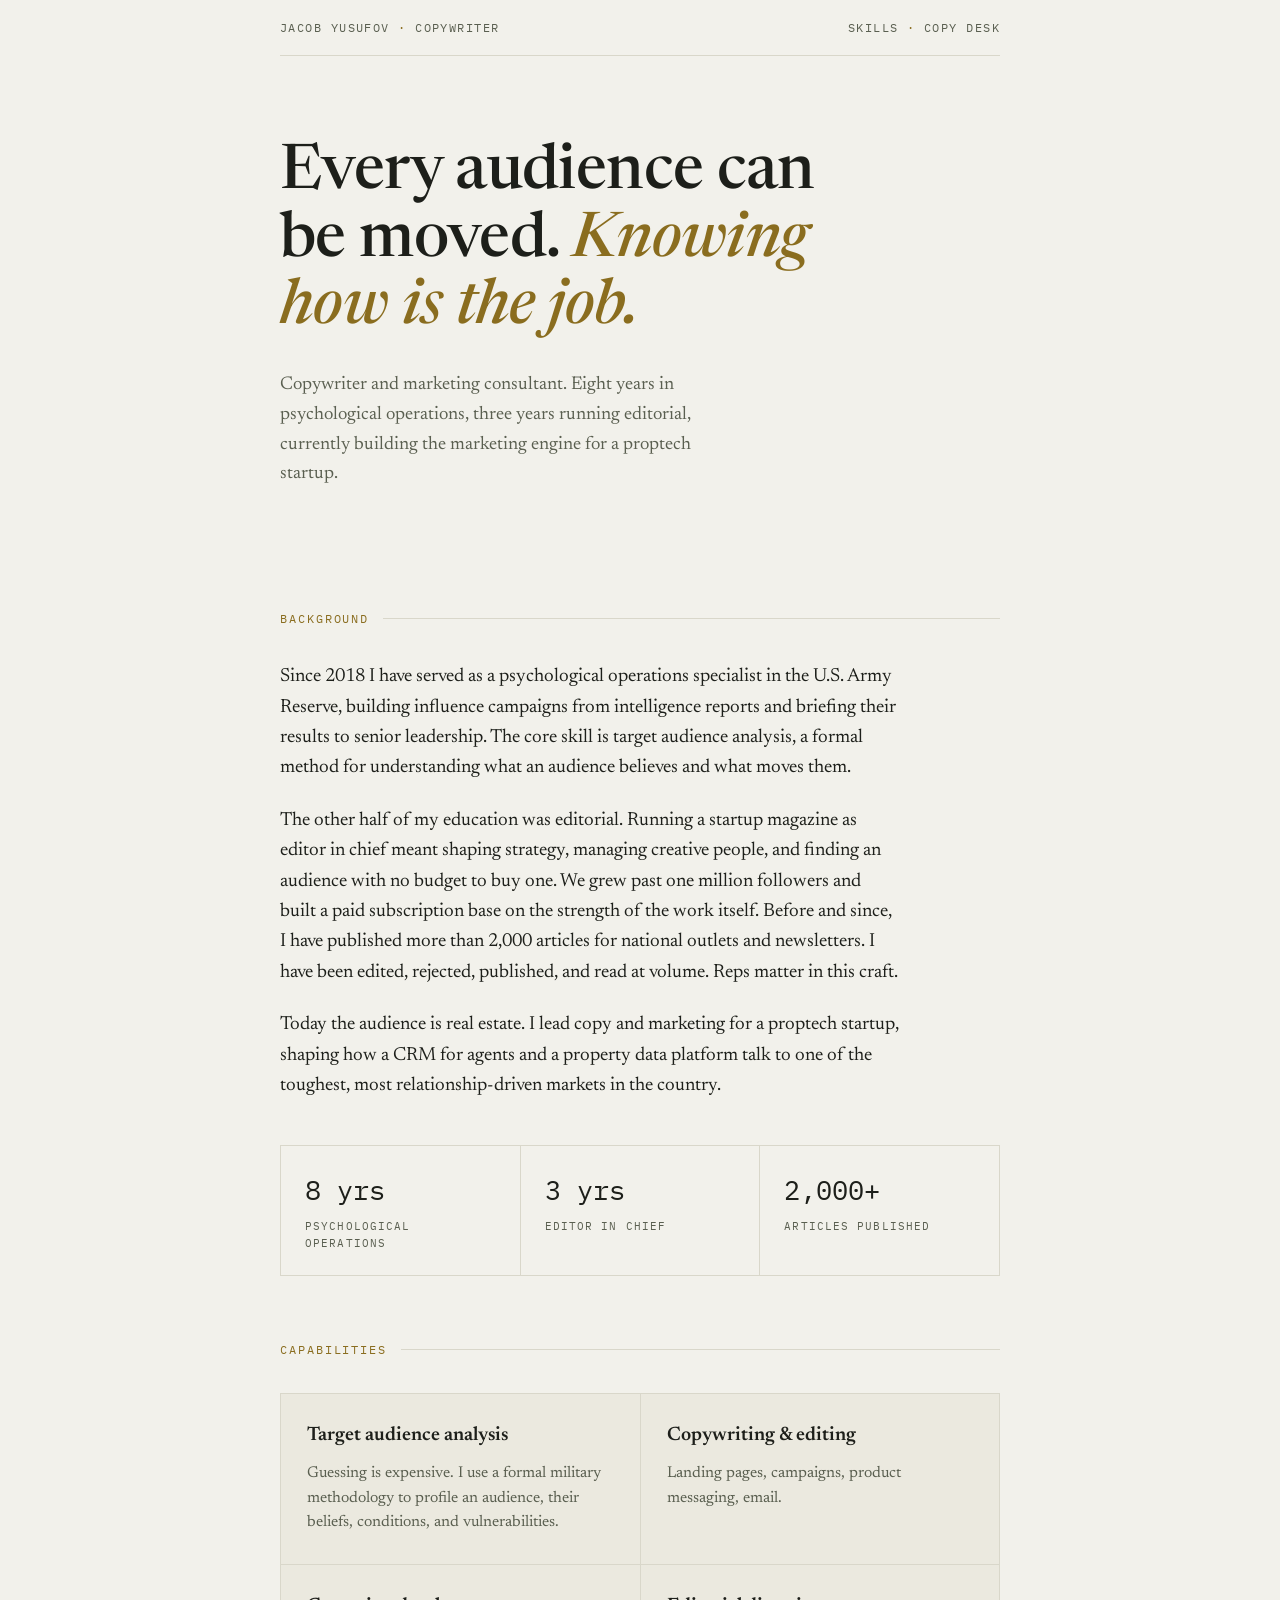
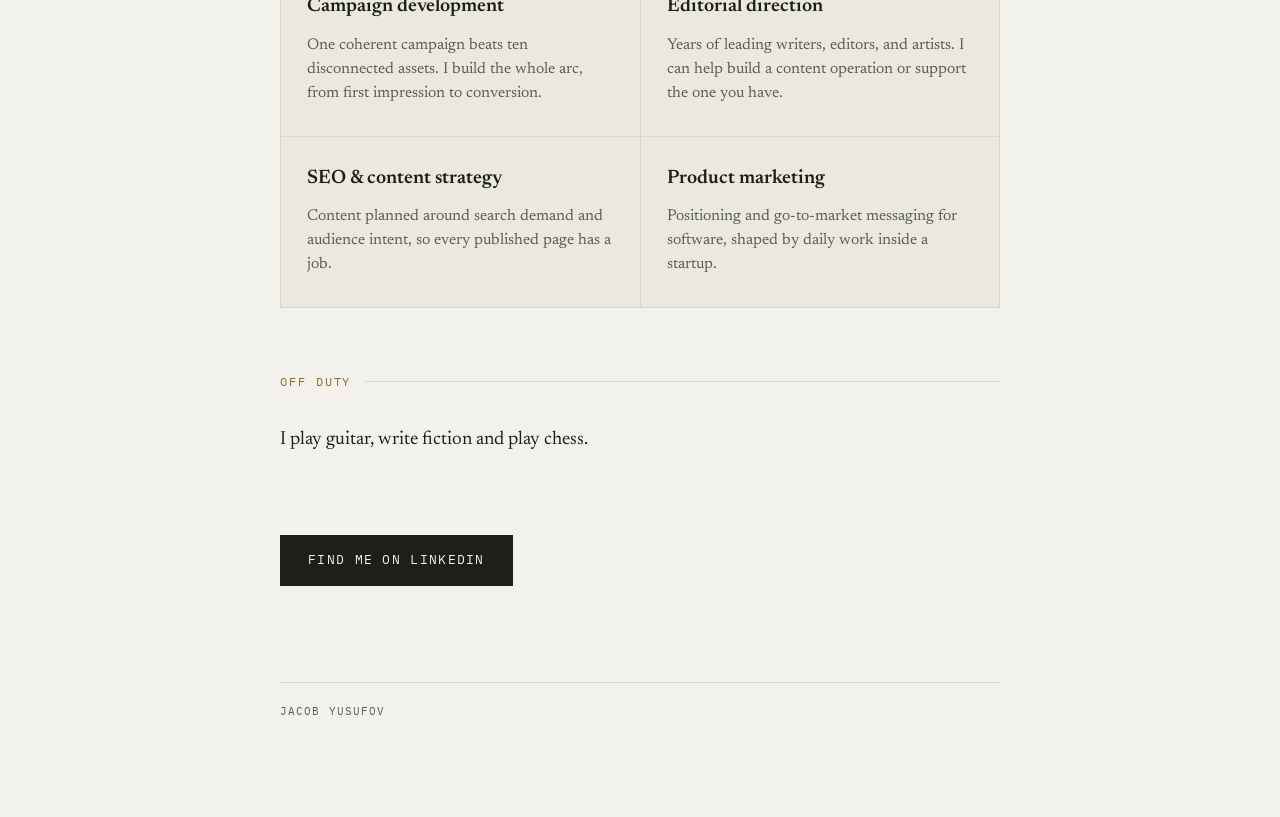
<file: index.html>
<!doctype html>
<html lang="en">
<head>
<meta charset="utf-8">
<meta name="viewport" content="width=device-width, initial-scale=1">
<title>Jacob Yusufov | Copywriter &amp; Marketing Consultant, Brooklyn NY</title>
<meta name="description" content="Jacob Yusufov is a Brooklyn-based copywriter and marketing consultant. Eight years in U.S. Army psychological operations, three years as an editor in chief, 2,000+ published articles.">
<link rel="canonical" href="https://jacobyusufov.com/">
<meta property="og:type" content="website">
<meta property="og:title" content="Jacob Yusufov | Copywriter &amp; Marketing Consultant">
<meta property="og:description" content="Every audience can be moved. Knowing how is the job.">
<meta property="og:url" content="https://jacobyusufov.com/">
<link rel="icon" href="data:image/svg+xml,%3Csvg xmlns='http://www.w3.org/2000/svg' viewBox='0 0 100 100'%3E%3Crect width='100' height='100' fill='%231D1F1A'/%3E%3Ctext x='50' y='68' font-size='52' text-anchor='middle' fill='%23C6A840' font-family='Georgia,serif'%3EJY%3C/text%3E%3C/svg%3E">
<script type="application/ld+json">
{
  "@context": "https://schema.org",
  "@type": "Person",
  "name": "Jacob Yusufov",
  "jobTitle": "Copywriter and Marketing Consultant",
  "address": { "@type": "PostalAddress", "addressLocality": "Brooklyn", "addressRegion": "NY" },
  "alumniOf": "The New School",
  "url": "https://jacobyusufov.com/",
  "sameAs": ["https://www.linkedin.com/in/jacobyusufov/"]
}
</script>
<link rel="stylesheet" href="https://fonts.googleapis.com/css2?family=Newsreader:ital,opsz,wght@0,6..72,400;0,6..72,500;0,6..72,600;1,6..72,400&family=IBM+Plex+Mono:wght@400;500&display=swap">
<style>
  :root {
    --paper: #F2F1EB;
    --ink: #1D1F1A;
    --muted: #5A5F50;
    --line: #D9D7CA;
    --brass: #8A6D1F;
    --card: #EBE9DF;
    color-scheme: light dark;
  }
  @media (prefers-color-scheme: dark) {
    :root {
      --paper: #171912;
      --ink: #E8E6DB;
      --muted: #A8AB9B;
      --line: #32352B;
      --brass: #C6A840;
      --card: #1E211A;
    }
  }

  body {
    margin: 0;
    background: var(--paper);
    color: var(--ink);
    font-family: "Newsreader", Georgia, "Times New Roman", serif;
    font-size: 19px;
    line-height: 1.6;
    padding-inline: 24px;
    padding-block: 0 96px;
  }
  .wrap {
    max-width: 720px;
    margin: 0 auto;
  }

  .topbar {
    display: flex;
    justify-content: space-between;
    gap: 16px;
    padding-block: 18px;
    border-bottom: 1px solid var(--line);
    font-family: "IBM Plex Mono", "Courier New", monospace;
    font-size: 12px;
    letter-spacing: 0.12em;
    text-transform: uppercase;
    color: var(--muted);
  }
  .topbar .dot { color: var(--brass); }
  .topbar a { color: var(--muted); text-decoration: none; }
  .topbar a:hover { color: var(--brass); }

  .hero {
    padding-block: 84px 64px;
  }
  .hero h1 {
    font-size: clamp(2.4rem, 6.5vw, 3.9rem);
    font-weight: 500;
    line-height: 1.08;
    letter-spacing: -0.01em;
    margin: 0 0 28px;
    text-wrap: balance;
    max-width: 16ch;
  }
  .hero h1 em {
    font-style: italic;
    color: var(--brass);
  }
  .hero .lede {
    font-size: 1.16rem;
    color: var(--muted);
    max-width: 46ch;
    margin: 0;
  }

  section {
    padding-block: 56px 8px;
  }
  .eyebrow {
    display: flex;
    align-items: center;
    gap: 14px;
    font-family: "IBM Plex Mono", "Courier New", monospace;
    font-size: 12px;
    letter-spacing: 0.16em;
    text-transform: uppercase;
    color: var(--brass);
    margin-bottom: 34px;
  }
  .eyebrow::after {
    content: "";
    flex: 1;
    height: 1px;
    background: var(--line);
  }

  .prose p {
    max-width: 62ch;
    margin: 0 0 22px;
  }
  .prose p:last-child { margin-bottom: 0; }

  .stats {
    display: flex;
    flex-wrap: wrap;
    gap: 0;
    border: 1px solid var(--line);
    margin-top: 44px;
  }
  .stat {
    flex: 1 1 180px;
    padding: 22px 24px;
    border-right: 1px solid var(--line);
  }
  .stat:last-child { border-right: none; }
  .stat .n {
    font-family: "IBM Plex Mono", "Courier New", monospace;
    font-variant-numeric: tabular-nums;
    font-size: 1.7rem;
    color: var(--ink);
    display: block;
  }
  .stat .l {
    font-family: "IBM Plex Mono", "Courier New", monospace;
    font-size: 11px;
    letter-spacing: 0.1em;
    text-transform: uppercase;
    color: var(--muted);
    margin-top: 6px;
    display: block;
  }
  @media (max-width: 620px) {
    .stat { flex-basis: 100%; border-right: none; border-bottom: 1px solid var(--line); }
    .stat:last-child { border-bottom: none; }
  }

  .caps {
    display: grid;
    grid-template-columns: repeat(auto-fit, minmax(280px, 1fr));
    gap: 1px;
    background: var(--line);
    border: 1px solid var(--line);
  }
  .cap {
    background: var(--card);
    padding: 26px 26px 30px;
  }
  .cap h3 {
    font-size: 1.22rem;
    font-weight: 600;
    margin: 0 0 10px;
  }
  .cap p {
    margin: 0;
    font-size: 0.98rem;
    color: var(--muted);
    line-height: 1.55;
  }

  .offduty p { max-width: 62ch; margin: 0; }

  .contact {
    padding-block: 72px 0;
    text-align: left;
  }
  .contact p {
    font-size: 1.35rem;
    max-width: 34ch;
    margin: 0 0 30px;
    text-wrap: balance;
  }
  .btn {
    display: inline-block;
    font-family: "IBM Plex Mono", "Courier New", monospace;
    font-size: 13px;
    letter-spacing: 0.1em;
    text-transform: uppercase;
    color: var(--paper);
    background: var(--ink);
    padding: 15px 28px;
    text-decoration: none;
    transition: background 0.15s ease;
  }
  .btn:hover { background: var(--brass); color: var(--paper); }
  .btn:focus-visible {
    outline: 2px solid var(--brass);
    outline-offset: 3px;
  }

  footer {
    margin-top: 96px;
    padding-top: 20px;
    border-top: 1px solid var(--line);
    font-family: "IBM Plex Mono", "Courier New", monospace;
    font-size: 11px;
    letter-spacing: 0.1em;
    text-transform: uppercase;
    color: var(--muted);
    display: flex;
    justify-content: space-between;
    gap: 16px;
    flex-wrap: wrap;
  }

  @media (prefers-reduced-motion: reduce) {
    .btn { transition: none; }
  }
</style>
</head>
<body>

<div class="wrap">

  <div class="topbar">
    <span>Jacob Yusufov <span class="dot">&middot;</span> Copywriter</span>
    <span><a href="skills.html">Skills</a> <span class="dot">&middot;</span> <a href="copydesk/index.html">Copy Desk</a></span>
  </div>

  <div class="hero">
    <h1>Every audience can be moved. <em>Knowing how is the job.</em></h1>
    <p class="lede">Copywriter and marketing consultant. Eight years in psychological operations, three years running editorial, currently building the marketing engine for a proptech startup.</p>
  </div>

  <section class="prose">
    <div class="eyebrow">Background</div>
    <p>Since 2018 I have served as a psychological operations specialist in the U.S. Army Reserve, building influence campaigns from intelligence reports and briefing their results to senior leadership. The core skill is target audience analysis, a formal method for understanding what an audience believes and what moves them.</p>
    <p>The other half of my education was editorial. Running a startup magazine as editor in chief meant shaping strategy, managing creative people, and finding an audience with no budget to buy one. We grew past one million followers and built a paid subscription base on the strength of the work itself. Before and since, I have published more than 2,000 articles for national outlets and newsletters. I have been edited, rejected, published, and read at volume. Reps matter in this craft.</p>
    <p>Today the audience is real estate. I lead copy and marketing for a proptech startup, shaping how a CRM for agents and a property data platform talk to one of the toughest, most relationship-driven markets in the country.</p>

    <div class="stats">
      <div class="stat"><span class="n">8 yrs</span><span class="l">Psychological operations</span></div>
      <div class="stat"><span class="n">3 yrs</span><span class="l">Editor in chief</span></div>
      <div class="stat"><span class="n">2,000+</span><span class="l">Articles published</span></div>
    </div>
  </section>

  <section>
    <div class="eyebrow">Capabilities</div>
    <div class="caps">
      <div class="cap">
        <h3>Target audience analysis</h3>
        <p>Guessing is expensive. I use a formal military methodology to profile an audience, their beliefs, conditions, and vulnerabilities.</p>
      </div>
      <div class="cap">
        <h3>Copywriting &amp; editing</h3>
        <p>Landing pages, campaigns, product messaging, email.</p>
      </div>
      <div class="cap">
        <h3>Campaign development</h3>
        <p>One coherent campaign beats ten disconnected assets. I build the whole arc, from first impression to conversion.</p>
      </div>
      <div class="cap">
        <h3>Editorial direction</h3>
        <p>Years of leading writers, editors, and artists. I can help build a content operation or support the one you have.</p>
      </div>
      <div class="cap">
        <h3>SEO &amp; content strategy</h3>
        <p>Content planned around search demand and audience intent, so every published page has a job.</p>
      </div>
      <div class="cap">
        <h3>Product marketing</h3>
        <p>Positioning and go-to-market messaging for software, shaped by daily work inside a startup.</p>
      </div>
    </div>
  </section>

  <section class="offduty">
    <div class="eyebrow">Off duty</div>
    <p>I play guitar, write fiction and play chess.</p>
  </section>

  <section class="contact">
    <a class="btn" href="https://www.linkedin.com/in/jacobyusufov/">Find me on LinkedIn</a>
  </section>

  <footer>
    <span>Jacob Yusufov</span>
  </footer>

</div>

</body>
</html>
</file>
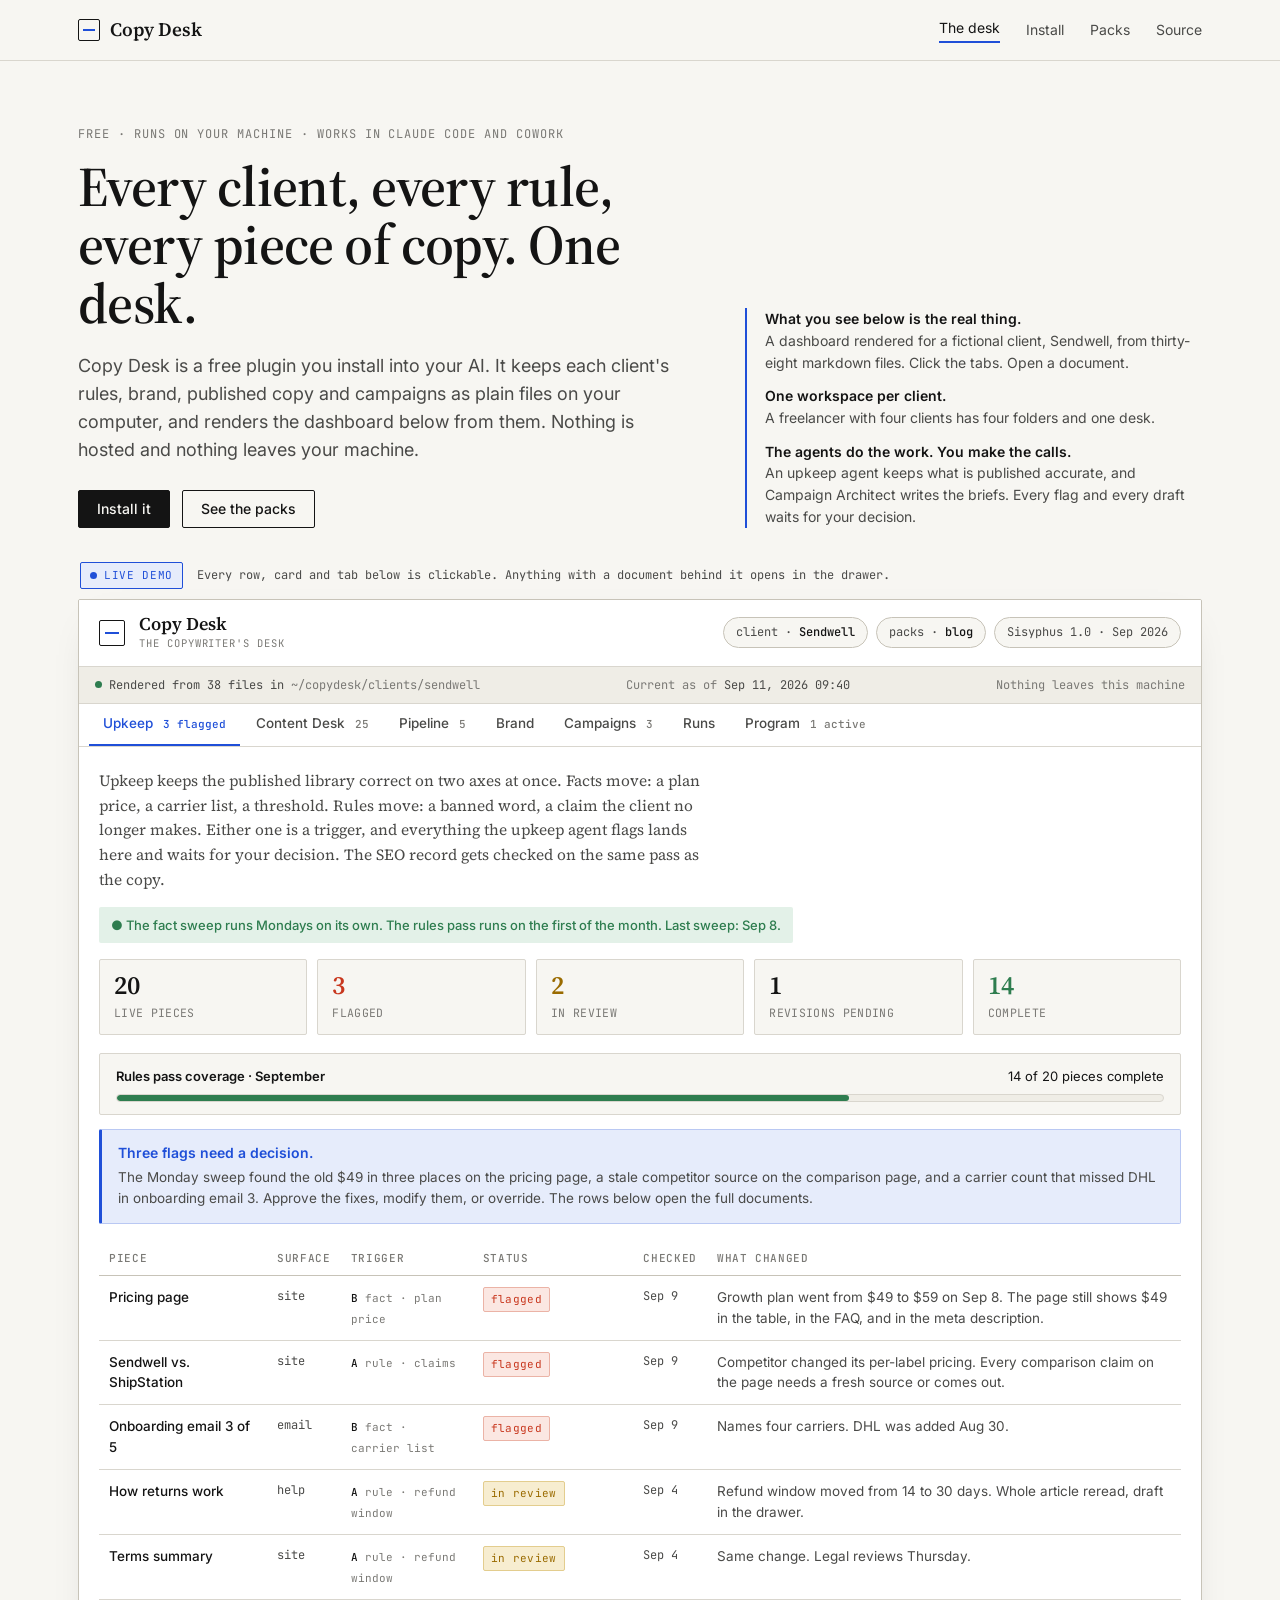
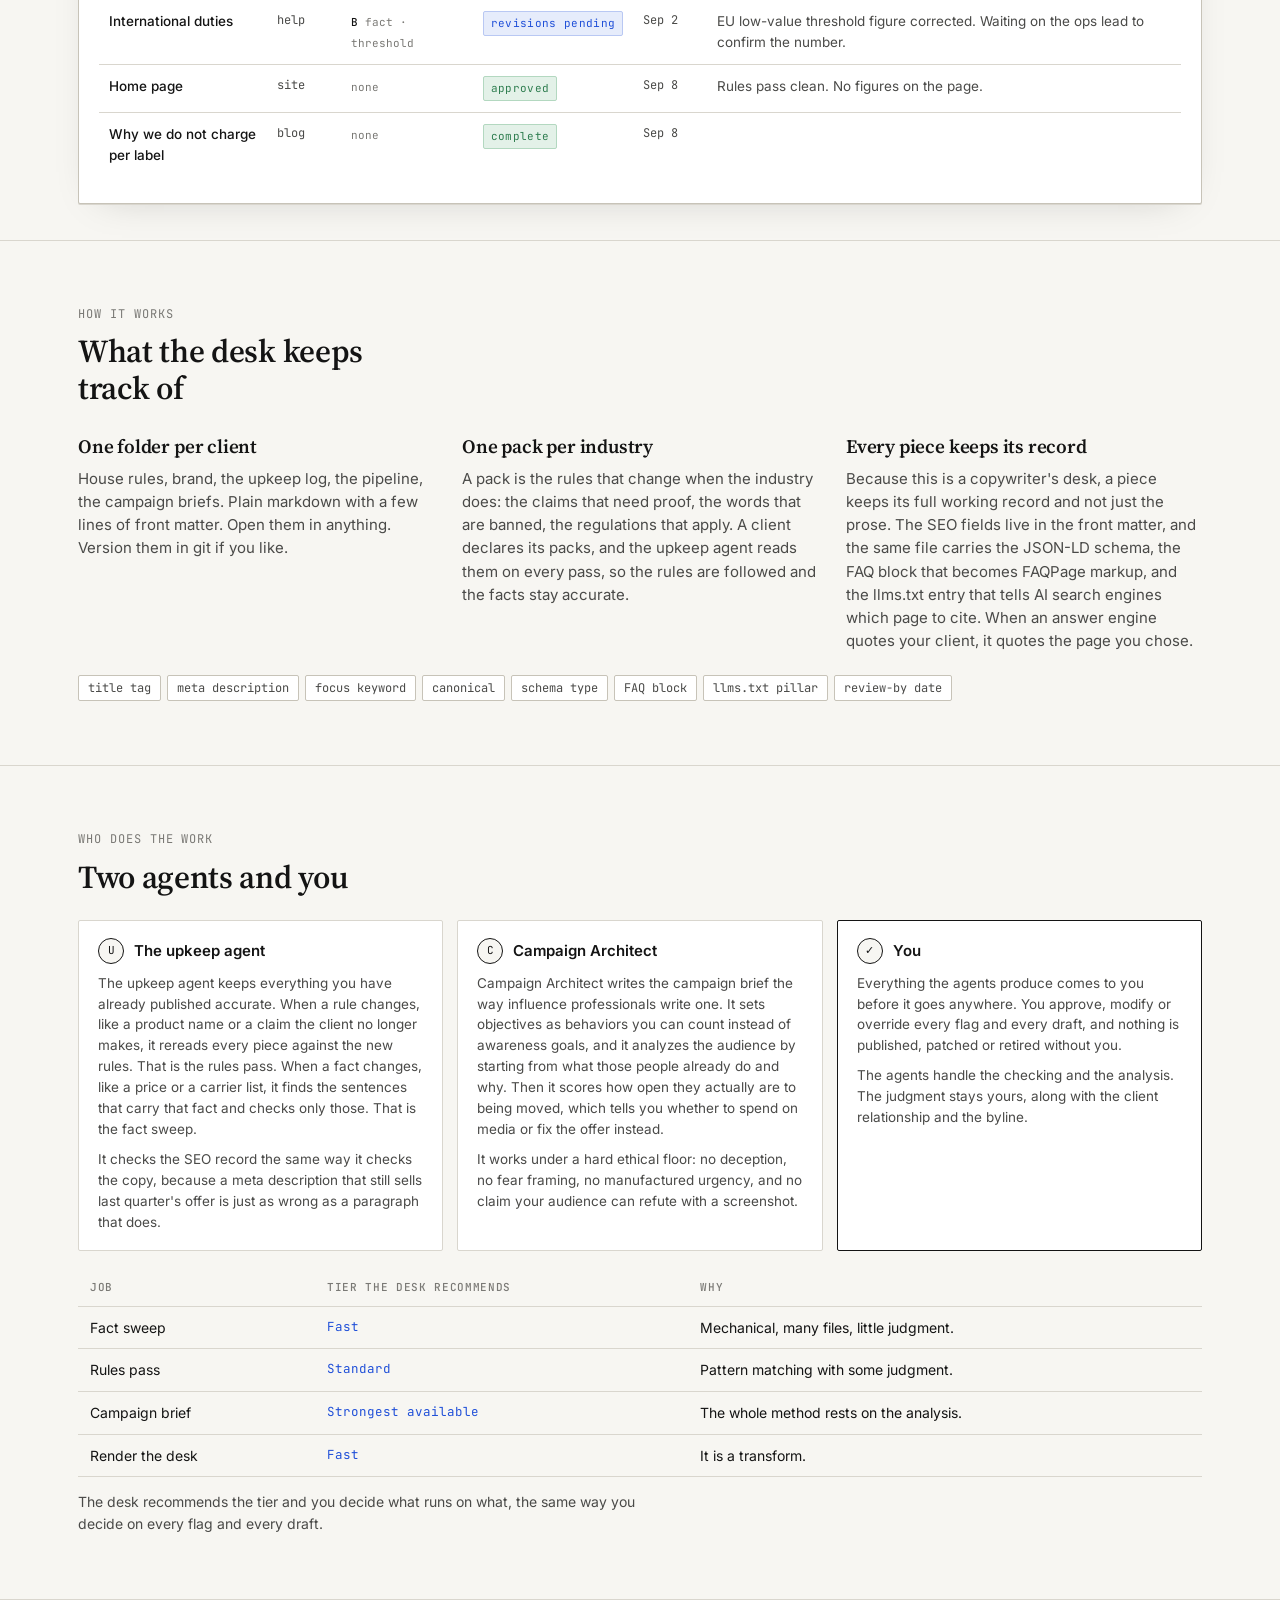
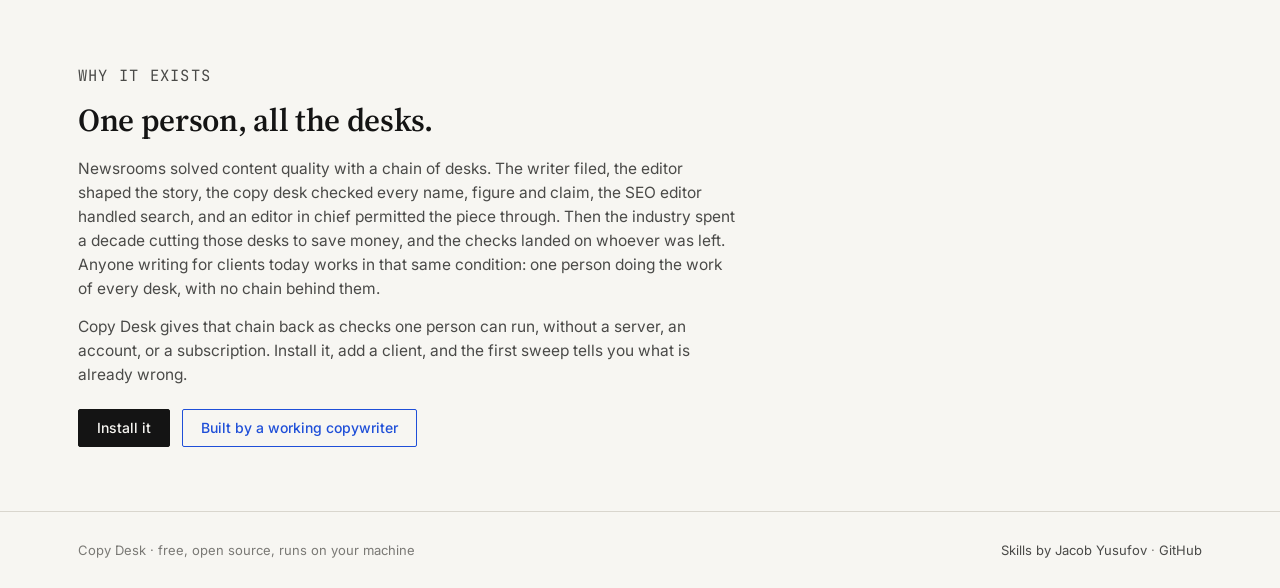
<file: copydesk/index.html>
<!doctype html>
<html lang="en">
<head>
<meta charset="utf-8">
<meta name="viewport" content="width=device-width,initial-scale=1">
<title>Copy Desk</title>
<meta name="description" content="A free plugin you install into your AI. It keeps every client's rules, brand, published copy and campaigns as plain files on your machine, and renders this dashboard from them.">
<link rel="canonical" href="https://jacobyusufov.com/copydesk/">
<link rel="stylesheet" href="site.css">
</head>
<body>

<header class="hdr">
  <div class="wrap">
    <a class="brand" href="index.html"><span class="mark"></span>Copy Desk</a>
    <nav class="nav">
      <a href="index.html" class="on">The desk</a>
      <a href="install.html">Install</a>
      <a href="packs.html">Packs</a>
      <a href="https://github.com/jakovskyy/skills">Source</a>
    </nav>
  </div>
</header>

<section class="hero">
  <div class="wrap">
    <div class="grid">
      <div>
        <p class="eyebrow">Free · Runs on your machine · Works in Claude Code and Cowork</p>
        <h1 style="margin-top:14px">Every client, every rule, every piece of copy. One desk.</h1>
        <p class="lead">Copy Desk is a free plugin you install into your AI. It keeps each client's rules, brand, published copy and campaigns as plain files on your computer, and renders the dashboard below from them. Nothing is hosted and nothing leaves your machine.</p>
        <div class="btns">
          <a class="btn primary" href="install.html">Install it</a>
          <a class="btn" href="packs.html">See the packs</a>
        </div>
      </div>
      <div class="facts">
        <div><b>What you see below is the real thing.</b>A dashboard rendered for a fictional client, Sendwell, from thirty-eight markdown files. Click the tabs. Open a document.</div>
        <div><b>One workspace per client.</b>A freelancer with four clients has four folders and one desk.</div>
        <div><b>The agents do the work. You make the calls.</b>An upkeep agent keeps what is published accurate, and Campaign Architect writes the briefs. Every flag and every draft waits for your decision.</div>
      </div>
    </div>

    <!-- ================= THE DESK ================= -->
    <div class="desk-cue"><span class="live"><span class="pulse"></span>Live demo</span><span>Every row, card and tab below is clickable. Anything with a document behind it opens in the drawer.</span></div>
    <div class="desk" id="desk">
      <div class="mast">
        <span class="dmark"></span>
        <div><div class="dname">Copy Desk</div><div class="dtag">The copywriter's desk</div></div>
        <div class="dclient">
          <span class="dchip">client · <b>Sendwell</b></span>
          <span class="dchip">packs · <b>blog</b></span>
          <span class="dchip">Sisyphus 1.0 · Sep 2026</span>
        </div>
      </div>
      <div class="ribbon">
        <div><span class="dot"></span>Rendered from 38 files in <span class="k">~/copydesk/clients/sendwell</span></div>
        <div><span class="k">Current as of</span> Sep 11, 2026 09:40</div>
        <div><span class="k">Nothing leaves this machine</span></div>
      </div>
      <div class="tabs" role="tablist">
        <button class="tab on" data-p="upkeep">Upkeep <span class="n">3 flagged</span></button>
        <button class="tab" data-p="desk">Content Desk <span class="n">25</span></button>
        <button class="tab" data-p="pipeline">Pipeline <span class="n">5</span></button>
        <button class="tab" data-p="brand">Brand</button>
        <button class="tab" data-p="campaigns">Campaigns <span class="n">3</span></button>
        <button class="tab" data-p="scheduled">Runs</button>
        <button class="tab" data-p="program">Program <span class="n">1 active</span></button>
      </div>

      <!-- UPKEEP -->
      <div class="panel on" id="p-upkeep">
        <p class="intro">Upkeep keeps the published library correct on two axes at once. Facts move: a plan price, a carrier list, a threshold. Rules move: a banned word, a claim the client no longer makes. Either one is a trigger, and everything the upkeep agent flags lands here and waits for your decision. The SEO record gets checked on the same pass as the copy.</p>
        <span class="strip">● The fact sweep runs Mondays on its own. The rules pass runs on the first of the month. Last sweep: Sep 8.</span>
        <div class="kpis">
          <div class="kpi"><div class="v">20</div><div class="l">Live pieces</div></div>
          <div class="kpi flag"><div class="v">3</div><div class="l">Flagged</div></div>
          <div class="kpi warn"><div class="v">2</div><div class="l">In review</div></div>
          <div class="kpi"><div class="v">1</div><div class="l">Revisions pending</div></div>
          <div class="kpi good"><div class="v">14</div><div class="l">Complete</div></div>
        </div>
        <div class="bar">
          <div class="row"><b>Rules pass coverage · September</b><span>14 of 20 pieces complete</span></div>
          <div class="track"><div class="fill" style="width:70%"></div></div>
        </div>
        <div class="callout">
          <h4>Three flags need a decision.</h4>
          <p>The Monday sweep found the old $49 in three places on the pricing page, a stale competitor source on the comparison page, and a carrier count that missed DHL in onboarding email 3. Approve the fixes, modify them, or override. The rows below open the full documents.</p>
        </div>
        <table class="t">
          <thead><tr><th>Piece</th><th>Surface</th><th>Trigger</th><th>Status</th><th>Checked</th><th class="note">What changed</th></tr></thead>
          <tbody>
            <tr class="row" data-doc="pricing"><td class="doc">Pricing page</td><td class="m">site</td><td><span class="trig"><b>B</b> fact · plan price</span></td><td><span class="st flagged">flagged</span></td><td class="m">Sep 9</td><td class="note">Growth plan went from $49 to $59 on Sep 8. The page still shows $49 in the table, in the FAQ, and in the meta description.</td></tr>
            <tr class="row" data-doc="vs"><td class="doc">Sendwell vs. ShipStation</td><td class="m">site</td><td><span class="trig"><b>A</b> rule · claims</span></td><td><span class="st flagged">flagged</span></td><td class="m">Sep 9</td><td class="note">Competitor changed its per-label pricing. Every comparison claim on the page needs a fresh source or comes out.</td></tr>
            <tr class="row" data-doc="email3"><td class="doc">Onboarding email 3 of 5</td><td class="m">email</td><td><span class="trig"><b>B</b> fact · carrier list</span></td><td><span class="st flagged">flagged</span></td><td class="m">Sep 9</td><td class="note">Names four carriers. DHL was added Aug 30.</td></tr>
            <tr class="row" data-doc="returns"><td class="doc">How returns work</td><td class="m">help</td><td><span class="trig"><b>A</b> rule · refund window</span></td><td><span class="st review">in review</span></td><td class="m">Sep 4</td><td class="note">Refund window moved from 14 to 30 days. Whole article reread, draft in the drawer.</td></tr>
            <tr class="row" data-doc="terms"><td class="doc">Terms summary</td><td class="m">site</td><td><span class="trig"><b>A</b> rule · refund window</span></td><td><span class="st review">in review</span></td><td class="m">Sep 4</td><td class="note">Same change. Legal reviews Thursday.</td></tr>
            <tr class="row" data-doc="duties"><td class="doc">International duties</td><td class="m">help</td><td><span class="trig"><b>B</b> fact · threshold</span></td><td><span class="st revisions">revisions pending</span></td><td class="m">Sep 2</td><td class="note">EU low-value threshold figure corrected. Waiting on the ops lead to confirm the number.</td></tr>
            <tr class="row" data-doc="home"><td class="doc">Home page</td><td class="m">site</td><td><span class="trig">none</span></td><td><span class="st approved">approved</span></td><td class="m">Sep 8</td><td class="note">Rules pass clean. No figures on the page.</td></tr>
            <tr class="row" data-doc="perlabel"><td class="doc">Why we do not charge per label</td><td class="m">blog</td><td><span class="trig">none</span></td><td><span class="st complete">complete</span></td><td class="m">Sep 8</td><td class="note"></td></tr>
          </tbody>
        </table>
      </div>

      <!-- PIPELINE -->
      <div class="panel" id="p-pipeline">
        <p class="intro">What is being written, for which surface, and where it stands. A piece moves from brief to draft to review to approved to live, and the rows below open the working documents.</p>
        <table class="t">
          <thead><tr><th>Piece</th><th>Surface</th><th>Stage</th><th>Due</th><th class="note">Next</th></tr></thead>
          <tbody>
            <tr class="row" data-doc="pl-landing"><td class="doc">Returns portal landing page</td><td class="m">site</td><td><span class="st">brief</span></td><td class="m">Sep 25</td><td class="note">Brief written from the campaign. Waiting on two screenshots from product.</td></tr>
            <tr class="row" data-doc="pl-q4"><td class="doc">Q4 launch announcement</td><td class="m">email · blog</td><td><span class="st revisions">draft</span></td><td class="m">Sep 18</td><td class="note">Draft 2. The headline still leads with a feature. Rewrite to the behavior.</td></tr>
            <tr class="row" data-doc="pl-marrow"><td class="doc">Customer story: Marrow Ceramics</td><td class="m">blog</td><td><span class="st review">review</span></td><td class="m">Sep 15</td><td class="note">Quote approval sent to the customer Sep 10.</td></tr>
            <tr class="row" data-doc="pl-duties"><td class="doc">Help: international duties</td><td class="m">help</td><td><span class="st revisions">draft</span></td><td class="m">Sep 16</td><td class="note">One figure outstanding, see Upkeep.</td></tr>
            <tr class="row" data-doc="pl-linkedin"><td class="doc">LinkedIn series: what shipping costs</td><td class="m">social</td><td><span class="st approved">approved</span></td><td class="m">Sep 22</td><td class="note">Six posts approved. Scheduling Tuesdays and Thursdays.</td></tr>
          </tbody>
        </table>
      </div>

      <!-- CONTENT DESK -->
      <div class="panel" id="p-desk">
        <p class="intro">The library itself. Every piece is one record: the copy, the SEO fields and the schema together in one markdown file. Click a record on the left and it opens in the editor, with its search and publishing state on the right. When a record passes every check, Publish writes the finished page with the meta tags and the JSON-LD in it.</p>
        <div class="cd">
          <div class="cd-lib">
            <div class="cd-search">Search titles, slugs, keywords</div>
            <div class="cd-chips"><span class="on">All 25</span><span>Published 18</span><span>Flagged 3</span><span>Draft 4</span></div>
            <div class="cd-grp"><span>Site</span><span>4</span></div>
            <button class="cd-rec sel" data-r="pricing"><div class="t1">Pricing page</div><div class="m1"><span class="st flagged">flagged</span> Sep 9</div></button>
            <button class="cd-rec" data-r="vs"><div class="t1">Sendwell vs. ShipStation</div><div class="m1"><span class="st flagged">flagged</span> Sep 9</div></button>
            <button class="cd-rec" data-r="home"><div class="t1">Home page</div><div class="m1"><span class="st approved">published</span> Sep 8</div></button>
            <div class="cd-grp"><span>Help</span><span>2</span></div>
            <button class="cd-rec" data-r="returns"><div class="t1">How returns work</div><div class="m1"><span class="st review">in review</span> Sep 4</div></button>
            <div class="cd-grp"><span>Email</span><span>1</span></div>
            <button class="cd-rec" data-r="email3"><div class="t1">Onboarding email 3 of 5</div><div class="m1"><span class="st flagged">flagged</span> Sep 9</div></button>
            <div class="cd-grp"><span>Blog</span><span>2</span></div>
            <button class="cd-rec" data-r="perlabel"><div class="t1">Why we do not charge per label</div><div class="m1"><span class="st approved">published</span> Jul 14</div></button>
            <button class="cd-rec" data-r="marrow"><div class="t1">Customer story: Marrow Ceramics</div><div class="m1"><span class="st revisions">draft</span> Sep 10</div></button>
            <p class="cd-note">Eighteen more records live in <span class="mono">upkeep/</span> as markdown files.</p>
          </div>
          <div class="cd-ed">
            <div class="cd-toolbar"><span>B</span><span>I</span><span>H2</span><span>H3</span><span>List</span><span>Quote</span><span>Link</span><span style="margin-left:auto">Source</span></div>
            <h2 id="cd-title"></h2>
            <div class="cd-metaline" id="cd-meta"></div>
            <div id="cd-body" class="cd-copy"></div>
          </div>
          <div class="cd-insp">
            <div class="cd-itabs">
              <button class="on" data-i="seo">SEO</button>
              <button data-i="schema">Schema</button>
              <button data-i="publishing">Publishing</button>
              <button data-i="record">Record</button>
            </div>
            <div class="cd-ibody" id="cd-ibody"></div>
            <button class="cd-pub" id="cd-pub"></button>
          </div>
        </div>
      </div>

      <!-- BRAND -->
      <div class="panel" id="p-brand">
        <p class="intro">The standing rules every piece is checked against, read from <span class="mono">brand/</span> and <span class="mono">house-rules.md</span>. When any of this changes, that is a Trigger A event and the rules pass rereads the library.</p>
        <div class="two">
          <div>
            <div class="card open" data-doc="house"><h4>House rules</h4><p>Sendwell sells shipping and returns software to small online stores. Plain, specific, a little dry. Say the number. The store owner buys, the ops lead uses it, the accountant asks about it once a quarter.</p><div class="meta"><span>house-rules.md</span><span>updated <b>Aug 30</b></span><span class="go">open →</span></div></div>
            <div class="card open" data-doc="voice" style="margin-top:12px"><h4>Voice</h4><p class="blockq">Write like the person who has printed ten thousand labels and is not impressed by any of them.</p><div class="meta"><span>brand/voice.md</span><span class="go">open →</span></div></div>
          </div>
          <div>
            <div class="card open" data-doc="words"><h4>Words</h4><p>Preferred and banned. The rules pass checks every piece against this list.</p>
              <div class="words"><span class="yes">label</span><span class="yes">order</span><span class="yes">store</span><span class="yes">carrier</span><span class="yes">rate</span><span class="no">seamless</span><span class="no">effortless</span><span class="no">supercharge</span><span class="no">unlock</span><span class="no">empower</span><span class="no">solution</span></div>
              <div class="meta"><span>brand/words.md</span><span class="go">open →</span></div></div>
            <div class="card open" data-doc="claims" style="margin-top:12px"><h4>Claims</h4>
              <ul class="list">
                <li><span class="k">Any delivery time</span><span class="v">needs a carrier source on the page</span></li>
                <li><span class="k">Any savings figure</span><span class="v">needs the comparison shown</span></li>
                <li><span class="k">"Cheapest," "guaranteed delivery"</span><span class="v">never</span></li>
                <li><span class="k">Competitor pricing</span><span class="v">dated source, rechecked monthly</span></li>
              </ul>
              <div class="meta"><span>brand/claims.md</span><span class="go">open →</span></div></div>
          </div>
        </div>
      </div>

      <!-- CAMPAIGNS -->
      <div class="panel" id="p-campaigns">
        <p class="intro">These briefs were written by Campaign Architect. Objectives are behaviors an observer can count, and the susceptibility score decides whether to spend on media or change the offer instead.</p>
        <div class="cards">
          <div class="card open" data-doc="camp1"><h4>Get 60 trial stores to print a first label within 48 hours</h4><p>Primary actors: store owners in trial. Key communicator: the Shopify app reviewer they already read. Series live, checkpoint 2 of 3.</p><div class="meta"><span>baseline <b>31 of 140</b> Aug</span><span>susceptibility <b>4</b></span><span>stage <b>live</b></span><span class="go">open →</span></div></div>
          <div class="card open" data-doc="camp2"><h4>Get 25 Growth customers to switch on the returns portal</h4><p>Susceptibility 2. The audience has no reason to move, so this is an offer change and a product change, not a media buy. Pretest with six customers first.</p><div class="meta"><span>baseline <b>0</b></span><span>susceptibility <b>2</b></span><span>stage <b>pretest</b></span><span class="go">open →</span></div></div>
          <div class="card open" data-doc="camp3"><h4>Get 12 customers to give a quote for a story page</h4><p>Evaluation stage. Nine quotes in, three pending. Log of everything else that moved the number is in the brief.</p><div class="meta"><span>baseline <b>2</b></span><span>susceptibility <b>5</b></span><span>stage <b>evaluation</b></span><span class="go">open →</span></div></div>
        </div>
      </div>

      <!-- SCHEDULED -->
      <div class="panel" id="p-scheduled">
        <p class="intro">This is the upkeep agent's schedule. Some runs fire on a calendar and some fire when a file changes. Each one says which model tier it wants before it starts, and every flag it raises lands in Upkeep for you to decide.</p>
        <span class="strip">● 5 runs tracked · 3 on a calendar, 2 on a file change · Next: rules pass, Oct 1</span>
        <table class="t">
          <thead><tr><th>Run</th><th>When</th><th>Tier</th><th>Last</th><th class="note">What it does</th></tr></thead>
          <tbody>
            <tr class="row" data-doc="sc-fact"><td class="doc">Fact sweep</td><td class="m">Mondays</td><td class="m">Fast</td><td class="m">Sep 8</td><td class="note">Every figure, name and date on every live piece, checked against the facts file. Trigger B flags.</td></tr>
            <tr class="row" data-doc="sc-rules"><td class="doc">Rules pass</td><td class="m">1st of month</td><td class="m">Standard</td><td class="m">Sep 1</td><td class="note">Words, claims and register on every live piece. Trigger A flags.</td></tr>
            <tr class="row" data-doc="sc-pricing"><td class="doc">Pricing page check</td><td class="m">on plan change</td><td class="m">Fast</td><td class="m">Sep 9</td><td class="note">Fires when pricing.md changes. Found the $49.</td></tr>
            <tr class="row" data-doc="sc-comp"><td class="doc">Competitor recheck</td><td class="m">monthly</td><td class="m">Standard</td><td class="m">Sep 9</td><td class="note">Every comparison claim gets a fresh dated source or a flag.</td></tr>
            <tr class="row" data-doc="sc-claims"><td class="doc">Claims review</td><td class="m">quarterly</td><td class="m">Strongest</td><td class="m">Jul 1</td><td class="note">Reads every claim as a journalist would. Next: Oct 1.</td></tr>
          </tbody>
        </table>
      </div>

      <!-- PROGRAM -->
      <div class="panel" id="p-program">
        <p class="intro">When a client has a big initiative, it gets its own folder and its own tab, called a program. Sendwell is launching a customer returns portal on Oct 7, so everything for that launch lives here: the brief, the copy, the email sequence, and the two product decisions the copy is waiting on. Read from <span class="mono">programs/returns-portal/</span>.</p>
        <div class="kpis">
          <div class="kpi"><div class="v">Oct 7</div><div class="l">Launch</div></div>
          <div class="kpi"><div class="v">6</div><div class="l">Documents</div></div>
          <div class="kpi"><div class="v">2</div><div class="l">Open decisions</div></div>
        </div>
        <div class="two">
          <div>
            <h4 class="eyebrow" style="margin-bottom:10px">Documents</h4>
            <ul class="list">
              <li class="row" data-doc="pr-brief"><span class="k">Launch brief</span><span class="v">approved · Sep 3</span></li>
              <li class="row" data-doc="pl-landing"><span class="k">Landing page copy</span><span class="v">brief · Sep 25</span></li>
              <li class="row" data-doc="pr-emails"><span class="k">Announcement email sequence (3)</span><span class="v">draft · Sep 18</span></li>
              <li class="row" data-doc="pr-help"><span class="k">Help center: setting up the portal</span><span class="v">not started</span></li>
              <li class="row" data-doc="pr-banner"><span class="k">In-app banner</span><span class="v">approved</span></li>
              <li class="row" data-doc="pr-faq"><span class="k">FAQ</span><span class="v">draft</span></li>
            </ul>
          </div>
          <div>
            <h4 class="eyebrow" style="margin-bottom:10px">Open decisions</h4>
            <ul class="list">
              <li class="row" data-doc="pr-d1"><span class="k">Does the portal ship on Growth or on all plans? Decides the landing page headline and the email audience.</span><span class="v">product · by Sep 17</span></li>
              <li class="row" data-doc="pr-d2"><span class="k">Is the returns fee shown before or after the customer chooses a carrier?</span><span class="v">product · by Sep 20</span></li>
            </ul>
          </div>
        </div>
      </div>
    </div>
  </div>
</section>

<section class="section rule">
  <div class="wrap">
    <p class="eyebrow">How it works</p>
    <h2 style="margin-top:10px;max-width:22ch">What the desk keeps track of</h2>
    <div class="three">
      <div><h3>One folder per client</h3><p>House rules, brand, the upkeep log, the pipeline, the campaign briefs. Plain markdown with a few lines of front matter. Open them in anything. Version them in git if you like.</p></div>
      <div><h3>One pack per industry</h3><p>A pack is the rules that change when the industry does: the claims that need proof, the words that are banned, the regulations that apply. A client declares its packs, and the upkeep agent reads them on every pass, so the rules are followed and the facts stay accurate.</p></div>
      <div><h3>Every piece keeps its record</h3><p>Because this is a copywriter's desk, a piece keeps its full working record and not just the prose. The SEO fields live in the front matter, and the same file carries the JSON-LD schema, the FAQ block that becomes FAQPage markup, and the llms.txt entry that tells AI search engines which page to cite. When an answer engine quotes your client, it quotes the page you chose.</p></div>
    </div>
    <div class="fields">
      <span>title tag</span><span>meta description</span><span>focus keyword</span><span>canonical</span><span>schema type</span><span>FAQ block</span><span>llms.txt pillar</span><span>review-by date</span>
    </div>
  </div>
</section>

<section class="section rule">
  <div class="wrap">
    <p class="eyebrow">Who does the work</p>
    <h2 style="margin-top:10px;max-width:22ch">Two agents and you</h2>
    <div class="agents">
      <div class="agent">
        <div class="who"><span class="badge">U</span><h4>The upkeep agent</h4></div>
        <p>The upkeep agent keeps everything you have already published accurate. When a rule changes, like a product name or a claim the client no longer makes, it rereads every piece against the new rules. That is the rules pass. When a fact changes, like a price or a carrier list, it finds the sentences that carry that fact and checks only those. That is the fact sweep.</p>
        <p>It checks the SEO record the same way it checks the copy, because a meta description that still sells last quarter's offer is just as wrong as a paragraph that does.</p>
      </div>
      <div class="agent">
        <div class="who"><span class="badge">C</span><h4>Campaign Architect</h4></div>
        <p>Campaign Architect writes the campaign brief the way influence professionals write one. It sets objectives as behaviors you can count instead of awareness goals, and it analyzes the audience by starting from what those people already do and why. Then it scores how open they actually are to being moved, which tells you whether to spend on media or fix the offer instead.</p>
        <p>It works under a hard ethical floor: no deception, no fear framing, no manufactured urgency, and no claim your audience can refute with a screenshot.</p>
      </div>
      <div class="agent you">
        <div class="who"><span class="badge">✓</span><h4>You</h4></div>
        <p>Everything the agents produce comes to you before it goes anywhere. You approve, modify or override every flag and every draft, and nothing is published, patched or retired without you.</p>
        <p>The agents handle the checking and the analysis. The judgment stays yours, along with the client relationship and the byline.</p>
      </div>
    </div>
    <table class="tiers">
      <thead><tr><th>Job</th><th>Tier the desk recommends</th><th>Why</th></tr></thead>
      <tbody>
        <tr><td>Fact sweep</td><td class="m">Fast</td><td>Mechanical, many files, little judgment.</td></tr>
        <tr><td>Rules pass</td><td class="m">Standard</td><td>Pattern matching with some judgment.</td></tr>
        <tr><td>Campaign brief</td><td class="m">Strongest available</td><td>The whole method rests on the analysis.</td></tr>
        <tr><td>Render the desk</td><td class="m">Fast</td><td>It is a transform.</td></tr>
      </tbody>
    </table>
    <p style="margin-top:14px;color:var(--ink-2);font-size:14px;max-width:66ch">The desk recommends the tier and you decide what runs on what, the same way you decide on every flag and every draft.</p>
  </div>
</section>

<section class="section rule">
  <div class="wrap narrow">
    <p class="eyebrow">Why it exists</p>
    <h2 style="margin:10px 0 18px">One person, all the desks.</h2>
    <p>Newsrooms solved content quality with a chain of desks. The writer filed, the editor shaped the story, the copy desk checked every name, figure and claim, the SEO editor handled search, and an editor in chief permitted the piece through. Then the industry spent a decade cutting those desks to save money, and the checks landed on whoever was left. Anyone writing for clients today works in that same condition: one person doing the work of every desk, with no chain behind them.</p>
    <p>Copy Desk gives that chain back as checks one person can run, without a server, an account, or a subscription. Install it, add a client, and the first sweep tells you what is already wrong.</p>
    <div class="btns" style="margin-top:22px;display:flex;gap:12px"><a class="btn primary" href="install.html">Install it</a><a class="btn pencil" href="https://jacobyusufov.com/skills.html">Built by a working copywriter</a></div>
  </div>
</section>

<footer class="ftr">
  <div class="wrap">
    <div>Copy Desk · free, open source, runs on your machine</div>
    <div><a href="https://jacobyusufov.com/skills.html">Skills by Jacob Yusufov</a> · <a href="https://github.com/jakovskyy/skills">GitHub</a></div>
  </div>
</footer>

<!-- DRAWER -->
<div class="scrim" id="scrim"></div>
<aside class="drawer" id="drawer" aria-hidden="true">
  <div class="dh"><span class="path" id="dpath"></span><button id="dclose">Close</button></div>
  <div class="db" id="dbody"></div>
</aside>

<script>
// Each document: path, title, front matter, then sections as [heading, html].
const C='clients/sendwell/';
const DOCS = {
  pricing:{path:C+'upkeep/pricing-page.md',title:'Pricing page',fm:'surface: site\nstatus: flagged\ntrigger: B\nfact: plans.growth.price\nseo.meta_description: still carries $49\nlast_checked: 2026-09-09\nnext: fix the three places that carry the price, rerun the pricing check',s:[
    ['What the sweep found','<p>pricing.md changed on Sep 8: Growth plan $49 to $59. The page carries the old figure three times: in the plan table, in the FAQ answer "What does Growth cost?", and in the meta description, which the sweep reads on the same pass as the body. Nothing else on the page carries a price, so this is a Trigger B fix, three places, not a reread.</p>'],
    ['Rule check','<p>The FAQ sentence "less than a coffee a day" is a comparison claim with no source. It fails claims.md and comes out with the price fix.</p>']]},
  vs:{path:C+'upkeep/sendwell-vs-shipstation.md',title:'Sendwell vs. ShipStation',fm:'surface: site\nstatus: flagged\ntrigger: A\nrule: claims.competitor-pricing\nlast_checked: 2026-09-09\nnext: fresh dated source for every comparison row, or the row comes out',s:[
    ['Why it is Trigger A','<p>The competitor changed its per-label pricing on Sep 3. Under house rules, competitor pricing claims need a dated source rechecked monthly. Every row of the comparison table is a claim, so the whole page is reread, not patched.</p>'],
    ['What the rules pass flagged','<ul><li>Row 3, "per-label fee": source dated May. Stale.</li><li>Row 6, "free returns portal": true for Sendwell, unverified for the competitor. Needs a screenshot with a date or the cell says "not published."</li><li>Intro line: "half the price" is a savings figure with no comparison shown. Out.</li></ul>']]},
  email3:{path:C+'upkeep/onboarding-email-3.md',title:'Onboarding email 3 of 5',fm:'surface: email\nstatus: flagged\ntrigger: B\nfact: carriers.list\nlast_checked: 2026-09-09\nnext: add DHL to the carrier sentence, check the subject line still fits',s:[
    ['What the sweep found','<p>facts.md lists five carriers since Aug 30. The email says "four carriers, one rate table" and names USPS, UPS, FedEx and Canada Post. One sentence carries the fact, so one sentence changes.</p>'],
    ['Watch','<p>The subject line is "Four carriers, one login." Changing the count changes the subject. Flag for the writer rather than patch silently.</p>']]},
  returns:{path:C+'upkeep/how-returns-work.md',title:'How returns work',fm:'surface: help\nstatus: in-review\ntrigger: A\nrule: policy.refund-window\nlast_checked: 2026-09-04\nreviewer: founder\nnext: approve draft 2 or send notes by Sep 12',s:[
    ['Why it is Trigger A','<p>The refund window moved from 14 to 30 days on Sep 3. A policy change is a rule change: every sentence that assumes the old window is suspect, so the whole article was reread.</p>'],
    ['Draft 2','<p>Six sentences changed. The example timeline was rebuilt around 30 days. The line "most stores refund within a week" was a claim with no source and is out.</p>']]},
  terms:{path:C+'upkeep/terms-summary.md',title:'Terms summary',fm:'surface: site\nstatus: in-review\ntrigger: A\nrule: policy.refund-window\nlast_checked: 2026-09-04\nreviewer: legal\nnext: legal review Thursday Sep 12',s:[
    ['What changed','<p>The plain-language summary of the terms names the refund window in two places. Both updated to 30 days. Because the summary is a legal surface, the draft goes to legal, not the founder.</p>']]},
  duties:{path:C+'upkeep/international-duties.md',title:'International duties',fm:'surface: help\nstatus: revisions-pending\ntrigger: B\nfact: eu.low-value-threshold\nlast_checked: 2026-09-02\nwaiting_on: ops lead\nnext: confirm the threshold figure, then publish',s:[
    ['What the sweep found','<p>The article states a low-value threshold figure for EU imports. facts.md was corrected on Sep 1 but the new figure is marked unconfirmed. The desk will not publish a figure the facts file does not stand behind.</p>'],
    ['Status','<p>Revisions written. Waiting on one number from the ops lead. Also listed in Pipeline as a draft.</p>']]},
  home:{path:C+'upkeep/home-page.md',title:'Home page',fm:'surface: site\nstatus: approved\ntrigger: none\nlast_checked: 2026-09-08\nnext: monthly rules pass Oct 1',s:[
    ['Last pass','<p>Rules pass clean on Sep 8. No figures, no dates, no competitor names on the page, so the fact sweep has nothing to check. Words list clean. One "simple" allowed under house rules.</p>']]},
  perlabel:{path:C+'upkeep/why-we-do-not-charge-per-label.md',title:'Why we do not charge per label',fm:'surface: blog\nstatus: complete\ntrigger: none\npublished: 2026-07-14\nlast_checked: 2026-09-08',s:[
    ['Last pass','<p>Complete: published, checked, nothing outstanding. Carries one competitor pricing claim with a dated source from Sep 9, so it is on the monthly competitor recheck list.</p>']]},
  'pl-landing':{path:C+'pipeline/returns-portal-landing.md',title:'Returns portal landing page',fm:'surface: site\nstage: brief\ndue: 2026-09-25\nprogram: returns-portal\ncampaign: growth-returns-portal\nwaiting_on: two product screenshots',s:[
    ['Brief','<p>Written from the campaign brief. One argument: a return that costs the store nothing to process is a return the store can afford to offer. Headline is open until the plan decision (see Open decisions).</p>'],
    ['Next','<p>Product owes two screenshots of the portal. Draft 1 starts when they land.</p>']]},
  'pl-q4':{path:C+'pipeline/q4-launch-announcement.md',title:'Q4 launch announcement',fm:'surface: email, blog\nstage: draft\ndraft: 2\ndue: 2026-09-18\nprogram: returns-portal',s:[
    ['Notes on draft 2','<p>The headline still leads with the feature ("Introducing the returns portal"). House rules say lead with what the reader does next. Rewrite to the behavior: "Let customers return without emailing you."</p>']]},
  'pl-marrow':{path:C+'pipeline/customer-story-marrow.md',title:'Customer story: Marrow Ceramics',fm:'surface: blog\nstage: review\ndue: 2026-09-15\ncampaign: story-quotes\napprover: customer, then founder',s:[
    ['Status','<p>Draft approved internally Sep 9. Quote approval sent to the customer Sep 10. Every figure in the story came from the customer and is marked as their claim, not ours.</p>']]},
  'pl-duties':{path:C+'pipeline/help-international-duties.md',title:'Help: international duties',fm:'surface: help\nstage: draft\ndue: 2026-09-16\nlinked: upkeep/international-duties.md',s:[
    ['Status','<p>Rewrite of the existing help article. Blocked on the same figure as the upkeep item. Publishes the day the ops lead confirms.</p>']]},
  'pl-linkedin':{path:C+'pipeline/linkedin-what-shipping-costs.md',title:'LinkedIn series: what shipping costs',fm:'surface: social\nstage: approved\nposts: 6\ndue: 2026-09-22\nschedule: Tue, Thu',s:[
    ['Status','<p>Six posts approved Sep 9. Each carries one figure and one source. Scheduling Tuesdays and Thursdays from Sep 16.</p>']]},
  house:{path:C+'house-rules.md',title:'House rules',fm:'client: sendwell\npacks: [blog]\napprover: founder\nsilence_is_consent: 48h\nreview_depth: full\nupdated: 2026-08-30',s:[
    ['The business','<p>Sendwell. Shipping labels and a returns portal for small online stores. Sold to the store owner, used by whoever packs the orders.</p>'],
    ['Who buys and who influences','<p>Primary actors: store owners doing 50 to 2,000 orders a month. Secondary: the ops lead who prints the labels and the accountant who sees the bill. Key communicators: Shopify app reviewers, two shipping newsletters the owners already read.</p>'],
    ['Words','<p>Preferred: label, order, store, carrier, rate. Banned: seamless, effortless, supercharge, unlock, empower, solution.</p>'],
    ['Appeals','<p>Allowed: self-interest in gain framing, legitimacy, bandwagon with real numbers. No fear framing. No manufactured urgency.</p>'],
    ['Claims','<p>Never: cheapest, guaranteed delivery. Needs proof on the page: any delivery time, any savings figure, any competitor comparison.</p>']]},
  voice:{path:C+'brand/voice.md',title:'Voice',fm:'updated: 2026-08-30\nsource: founder interview, 40 published pieces',s:[
    ['In one line','<p>Write like the person who has printed ten thousand labels and is not impressed by any of them.</p>'],
    ['What that means','<ul><li>Say the number. "Saves money" is not a sentence here; "$0.40 a label" is.</li><li>Short sentences for facts, longer ones for reasons.</li><li>No exclamation marks. Ever.</li><li>Address the store owner as "you." Never "merchants."</li></ul>']]},
  words:{path:C+'brand/words.md',title:'Words',fm:'updated: 2026-08-30\nchecked_by: rules pass, monthly',s:[
    ['Preferred','<p>label, order, store, carrier, rate. Use these over their synonyms: not "shipment," not "merchant," not "shop," not "courier."</p>'],
    ['Banned','<p>seamless, effortless, supercharge, unlock, empower, solution. The rules pass flags any of them on any live piece.</p>'],
    ['Allowed once per piece','<p>simple, fast, easy. More than once and the piece is arguing instead of showing.</p>']]},
  claims:{path:C+'brand/claims.md',title:'Claims',fm:'updated: 2026-08-30\npack: blog adds sourcing and SEO basics; the comparison and pricing rules are the client\'s own',s:[
    ['Needs proof on the page','<ul><li>Any delivery time: a carrier source, dated.</li><li>Any savings figure: the comparison shown, both numbers.</li><li>Competitor pricing: dated source, rechecked monthly.</li></ul>'],
    ['Never','<p>"Cheapest." "Guaranteed delivery." Any claim about what a competitor will do next.</p>']]},
  camp1:{path:C+'campaigns/first-label-48h.md',title:'Get 60 trial stores to print a first label within 48 hours',fm:'objective: 60 trial stores print a first label within 48h, October\nbaseline: 31 of 140, August\nsusceptibility: 4\nstage: live\ncheckpoint: 2 of 3, Sep 19',s:[
    ['Objective','<p>Sixty trial stores print their first label inside 48 hours of signup, in the month of October. Baseline: 31 of 140 trials in August. Countable, observable in the product log.</p>'],
    ['Audience','<p>Primary actors: store owners in trial. Effectiveness 5, they control the behavior entirely. Secondary: the ops lead, when there is one. Key communicator: the Shopify app reviewer whose write-up brought them here.</p>'],
    ['Current behavior','<p>They sign up, look at the rates screen, and leave to compare with what they pay now. What that gives them: the feeling of having checked. Immediate. What we ask for costs them a package and a printer.</p>'],
    ['Susceptibility: 4','<p>Low perceived risk, immediate reward if the first label is cheaper than their current one. Message-led series is right. Media spend justified.</p>'],
    ['The argument','<p>Printing one label today will show you your real rate on a package you actually ship, which the rates screen cannot.</p>'],
    ['Series','<p>Three products. Checkpoint 1 passed Sep 5 (in-app prompt, 19 of 44). Checkpoint 2 Sep 19 (email 2). Go/no-go on media at checkpoint 2.</p>']]},
  camp2:{path:C+'campaigns/growth-returns-portal.md',title:'Get 25 Growth customers to switch on the returns portal',fm:'objective: 25 Growth customers enable the portal by Nov 15\nbaseline: 0 (feature not yet live)\nsusceptibility: 2\nstage: pretest\npretest: 6 customers, Sep 23',s:[
    ['Why susceptibility is 2','<p>Growth customers already handle returns by email and it works well enough. The reward for switching is distant, the perceived risk is a customer-facing change. Low susceptibility means the message is not the lever.</p>'],
    ['What to change instead','<p>The offer: first 90 days of portal fees waived. The product: one-click enable with the store\'s existing return policy pre-filled. Pretest both with six customers before writing anything for the list.</p>']]},
  camp3:{path:C+'campaigns/story-quotes.md',title:'Get 12 customers to give a quote for a story page',fm:'objective: 12 usable customer quotes by Sep 30\nbaseline: 2\nsusceptibility: 5\nstage: evaluation\nresult_so_far: 9 in, 3 pending',s:[
    ['Evaluation','<p>Nine quotes in, three pending. Two arrived from the in-app prompt, seven from a personal email from the founder. The email did the work; the prompt did not.</p>'],
    ['What else moved the number','<p>A LinkedIn post from a customer on Sep 2, unprompted, brought two of the nine. Logged so the result is not credited to the series alone.</p>']]},
  'sc-fact':{path:C+'schedule.md#fact-sweep',title:'Fact sweep',fm:'when: Mondays 08:00\ntier: fast\nreads: facts.md, every live piece\nwrites: upkeep/*.md status and last_checked\nlast_run: 2026-09-08',s:[
    ['What it does','<p>Compares every figure, name and date on every live piece against facts.md, and reads the SEO fields in each piece\'s front matter on the same pass, so a stale meta description is flagged like any other stale fact. A mismatch sets the piece to flagged with trigger B and names the fact. Mechanical, so it runs on the fast tier.</p>']]},
  'sc-rules':{path:C+'schedule.md#rules-pass',title:'Rules pass',fm:'when: 1st of month\ntier: standard\nreads: house-rules.md, brand/, packs/blog\nlast_run: 2026-09-01\nnext_run: 2026-10-01',s:[
    ['What it does','<p>Checks words, claims and register on every live piece, client rules first, then the pack. Banned word: flag. Unsourced claim: flag with trigger A. Register mismatch: note, not flag.</p>']]},
  'sc-pricing':{path:C+'schedule.md#pricing-check',title:'Pricing page check',fm:'when: on change to pricing.md\ntier: fast\nreads: pricing.md, every piece tagged fact:plans.*\nlast_run: 2026-09-09',s:[
    ['What it does','<p>Fires when pricing.md changes. Lists every piece that carries a plan price and checks each. On Sep 9 it found the $49 on the pricing page and cleared the other four pieces.</p>']]},
  'sc-comp':{path:C+'schedule.md#competitor-recheck',title:'Competitor recheck',fm:'when: monthly, 9th\ntier: standard\nreads: every claim tagged competitor\nlast_run: 2026-09-09',s:[
    ['What it does','<p>Every competitor claim needs a source dated within 30 days. Stale source: flag with trigger A. Two pieces carry competitor claims today; one is flagged.</p>']]},
  'sc-claims':{path:C+'schedule.md#claims-review',title:'Claims review',fm:'when: quarterly\ntier: strongest\nreads: every live piece\nlast_run: 2026-07-01\nnext_run: 2026-10-01',s:[
    ['What it does','<p>Reads every claim on every live piece as a journalist would: is it true, is it proven on the page, would a competitor dispute it. Judgment work, so it runs on the strongest tier available.</p>']]},
  'pr-brief':{path:C+'programs/returns-portal/launch-brief.md',title:'Launch brief',fm:'status: approved\napproved: 2026-09-03\nlaunch: 2026-10-07\nowner: founder',s:[
    ['The launch in one paragraph','<p>The returns portal lets a store\'s customers start a return without emailing the store. Ships Oct 7. Announcement email, landing page, help article, in-app banner and FAQ, in that order of importance.</p>']]},
  'pr-emails':{path:C+'programs/returns-portal/announcement-emails.md',title:'Announcement email sequence',fm:'status: draft\nemails: 3\ndue: 2026-09-18\nlinked: pipeline/q4-launch-announcement.md',s:[
    ['Sequence','<ul><li>Email 1, launch day: what it is, one screenshot, the enable button.</li><li>Email 2, day 4: one customer already using it, with numbers.</li><li>Email 3, day 10: to stores that have not enabled it. The offer.</li></ul>']]},
  'pr-help':{path:C+'programs/returns-portal/help-setup.md',title:'Help center: setting up the portal',fm:'status: not-started\nsurface: help\nwaiting_on: final settings screen',s:[
    ['Status','<p>Cannot be written until the settings screen is final. Product says Sep 24.</p>']]},
  'pr-banner':{path:C+'programs/returns-portal/in-app-banner.md',title:'In-app banner',fm:'status: approved\nsurface: in-app\nchars: 90',s:[
    ['Copy','<p>"Customers can now start returns themselves. Turn on the returns portal." Ninety characters. Approved Sep 8.</p>']]},
  'pr-faq':{path:C+'programs/returns-portal/faq.md',title:'FAQ',fm:'status: draft\nsurface: site\nquestions: 7\nblocked_on: decisions 1 and 2',s:[
    ['Status','<p>Seven questions drafted. Two answers depend on the open decisions and are marked TBD in the draft.</p>']]},
  'pr-d1':{path:C+'programs/returns-portal/decisions.md#1',title:'Which plans get the portal?',fm:'owner: product\ndue: 2026-09-17\nblocks: landing page headline, email 3 audience, FAQ q2',s:[
    ['The question','<p>Does the portal ship on Growth only or on all plans? If Growth only, the landing page headline sells an upgrade and email 3 goes to Starter stores. If all plans, both change.</p>']]},
  'pr-d2':{path:C+'programs/returns-portal/decisions.md#2',title:'When is the returns fee shown?',fm:'owner: product\ndue: 2026-09-20\nblocks: FAQ q5, help article',s:[
    ['The question','<p>Is the returns fee shown before or after the customer chooses a carrier? Decides the FAQ wording and the order of steps in the help article.</p>']]}
};
const tabs=[...document.querySelectorAll('.tab')], panels=[...document.querySelectorAll('.panel')];
tabs.forEach(t=>t.addEventListener('click',()=>{tabs.forEach(x=>x.classList.toggle('on',x===t));panels.forEach(p=>p.classList.toggle('on',p.id==='p-'+t.dataset.p));}));
const drawer=document.getElementById('drawer'),scrim=document.getElementById('scrim'),dpath=document.getElementById('dpath'),dbody=document.getElementById('dbody');
function esc(s){return s.replace(/&/g,'&amp;').replace(/</g,'&lt;');}
function openDoc(k){const d=DOCS[k];if(!d)return;dpath.textContent=d.path;
  dbody.innerHTML='<h3>'+esc(d.title)+'</h3><h4>Front matter</h4><pre>'+esc(d.fm)+'</pre>'+d.s.map(([h,b])=>'<h4>'+esc(h)+'</h4>'+b).join('');
  dbody.scrollTop=0;drawer.classList.add('on');scrim.classList.add('on');drawer.setAttribute('aria-hidden','false');}
function closeDoc(){drawer.classList.remove('on');scrim.classList.remove('on');drawer.setAttribute('aria-hidden','true');}
document.querySelectorAll('[data-doc]').forEach(el=>{el.setAttribute('tabindex','0');el.setAttribute('role','button');
  el.addEventListener('click',e=>{e.preventDefault();openDoc(el.dataset.doc);});
  el.addEventListener('keydown',e=>{if(e.key==='Enter'||e.key===' '){e.preventDefault();openDoc(el.dataset.doc);}});});
document.getElementById('dclose').addEventListener('click',closeDoc);scrim.addEventListener('click',closeDoc);
document.addEventListener('keydown',e=>{if(e.key==='Escape')closeDoc();});

/* ===================== content desk ===================== */
const CD={
 pricing:{title:'Pricing that stays out of your way',st:'flagged',stl:'flagged',url:'sendwell.com/pricing',path:'upkeep/pricing-page.md',
  body:'<p>One flat rate for labels and returns. The Growth plan is <mark>$49</mark> a month, and the price never moves with your volume.</p><p>Print from any carrier at the rate we negotiated, see the label cost before you buy it, and let customers start their own returns.</p>',
  seo:[['Title tag','44 / 60','Sendwell pricing for shipping and returns',0],['Meta description','carries $49','Print labels and run returns for one flat rate. Growth is $49 a month.',1,'Flagged by the fact sweep. Fix it with the body, then republish.'],['Focus keyword','','shipping software pricing',0],['llms.txt pillar','','Pricing',0]],
  schema:['Product + FAQPage from the FAQ block','{\n  "@type": "Product",\n  "name": "Sendwell Growth",\n  "offers": { "price": "59.00" }\n}\n{\n  "@type": "FAQPage",\n  "mainEntity": [ 3 questions ]\n}'],
  checks:[['Slug unique · title tag within sixty','pass'],['Banned words on the page','none'],['Meta description matches the facts file','fails'],['Every claim sourced','fails']],
  rec:'surface: site\nstatus: flagged · trigger B\nfact: plans.growth.price\nlast_checked: 2026-09-09\npublished: 2026-03-02\nnext: fix the three places that carry the price',
  pub:'Publish · blocked by 2 checks',ready:false},
 vs:{title:'Sendwell vs. ShipStation, priced honestly',st:'flagged',stl:'flagged',url:'sendwell.com/vs/shipstation',path:'upkeep/sendwell-vs-shipstation.md',
  body:'<p>Every row of this comparison is a claim, so every row carries a dated source. The competitor changed its per-label pricing on Sep 3, which is why the whole page is being reread instead of patched.</p>',
  seo:[['Title tag','38 / 60','Sendwell vs. ShipStation on price',0],['Meta description','142 / 155','A row by row comparison of label costs, returns fees and monthly pricing, with dated sources for every number.',0],['Focus keyword','','shipstation alternative',0],['llms.txt pillar','','Comparisons',0]],
  schema:['Article','{\n  "@type": "Article",\n  "headline": "Sendwell vs. ShipStation",\n  "dateModified": "2026-09-09"\n}'],
  checks:[['Slug unique · title tag within sixty','pass'],['Banned words on the page','none'],['Competitor claims within 30-day sources','fails'],['Every claim sourced','fails']],
  rec:'surface: site\nstatus: flagged · trigger A\nrule: claims.competitor-pricing\nlast_checked: 2026-09-09\nnext: fresh dated source for every row, or the row comes out',
  pub:'Publish · blocked by 2 checks',ready:false},
 home:{title:'Shipping software for stores that ship',st:'approved',stl:'published',url:'sendwell.com',path:'upkeep/home-page.md',
  body:'<p>Rules pass clean on Sep 8. No figures, no dates, no competitor names on the page, so the fact sweep has nothing to check here.</p>',
  seo:[['Title tag','52 / 60','Sendwell, shipping and returns for small stores',0],['Meta description','128 / 155','Labels, rates and returns for small online stores, at one flat monthly price, from the people who print their own.',0],['Focus keyword','','shipping software for small stores',0],['llms.txt pillar','','Home',0]],
  schema:['Organization + WebSite','{\n  "@type": "Organization",\n  "name": "Sendwell"\n}\n{\n  "@type": "WebSite",\n  "url": "https://sendwell.com"\n}'],
  checks:[['Slug unique · title tag within sixty','pass'],['Banned words on the page','none'],['Meta description matches the facts file','pass'],['Every claim sourced','pass']],
  rec:'surface: site\nstatus: approved\nlast_checked: 2026-09-08\nnext: monthly rules pass Oct 1',
  pub:'Republish',ready:true},
 returns:{title:'How returns work',st:'review',stl:'in review',url:'help.sendwell.com/returns',path:'upkeep/how-returns-work.md',
  body:'<p>The refund window moved from 14 to 30 days on Sep 3, so the whole article was reread. Six sentences changed and the example timeline was rebuilt. Draft 2 is waiting on the founder.</p>',
  seo:[['Title tag','24 / 60','How returns work',0],['Meta description','121 / 155','What happens when a customer starts a return, step by step, from the request to the refund landing in their account.',0],['Focus keyword','','how returns work',0],['llms.txt pillar','','Help',0]],
  schema:['HowTo + FAQPage','{\n  "@type": "HowTo",\n  "name": "How returns work",\n  "step": [ 5 steps ]\n}'],
  checks:[['Slug unique · title tag within sixty','pass'],['Banned words on the page','none'],['Meta description matches the facts file','pass'],['Draft approved by the founder','fails']],
  rec:'surface: help\nstatus: in-review · trigger A\nrule: policy.refund-window\nreviewer: founder\nnext: approve draft 2 or send notes by Sep 12',
  pub:'Publish · blocked by 1 check',ready:false},
 email3:{title:'Onboarding email 3 of 5: Four carriers, one login',st:'flagged',stl:'flagged',url:'onboarding sequence · email 3',path:'upkeep/onboarding-email-3.md',
  body:'<p>The facts file lists five carriers since Aug 30, and this email says <mark>four carriers, one rate table</mark>. One sentence carries the fact, so one sentence changes. The subject line carries the count too, so it is flagged for you rather than patched silently.</p>',
  seo:[['Subject line','26 / 50','Four carriers, one login',1,'The carrier count changed. A new subject needs your call.'],['Preheader','64 / 90','Every rate we have negotiated, visible before you buy the label.',0],['Audience','','trial stores, day 4',0]],
  schema:['None — email surface','Email records skip page schema. The rules pass still checks words, claims and register.'],
  checks:[['Banned words in the email','none'],['Carrier count matches the facts file','fails'],['Every claim sourced','pass']],
  rec:'surface: email\nstatus: flagged · trigger B\nfact: carriers.list\nlast_checked: 2026-09-09\nnext: add DHL, decide the subject line',
  pub:'Publish · blocked by 1 check',ready:false},
 perlabel:{title:'Why we do not charge per label',st:'approved',stl:'published',url:'sendwell.com/blog/why-we-do-not-charge-per-label',path:'upkeep/why-we-do-not-charge-per-label.md',
  body:'<p>Published in July, checked last week. Carries one competitor pricing claim with a dated source from Sep 9, so it sits on the monthly competitor recheck list.</p>',
  seo:[['Title tag','31 / 60','Why we do not charge per label',0],['Meta description','119 / 155','Per-label pricing punishes the stores that grow. Here is the math behind our flat rate, with the comparison shown.',0],['Focus keyword','','per label pricing',0],['llms.txt pillar','','Pricing',0]],
  schema:['BlogPosting + FAQPage','{\n  "@type": "BlogPosting",\n  "datePublished": "2026-07-14",\n  "dateModified": "2026-09-08"\n}'],
  checks:[['Slug unique · title tag within sixty','pass'],['Banned words on the page','none'],['Meta description matches the facts file','pass'],['Every claim sourced','pass']],
  rec:'surface: blog\nstatus: complete\npublished: 2026-07-14\nlast_checked: 2026-09-08',
  pub:'Republish',ready:true},
 marrow:{title:'Marrow Ceramics ships 400 orders a month with one person',st:'revisions',stl:'draft',url:'not published yet',path:'pipeline/customer-story-marrow.md',
  body:'<p>Draft approved internally Sep 9. Quote approval went to the customer Sep 10. Every figure in the story came from the customer and is marked as their claim, not ours.</p>',
  seo:[['Title tag','57 / 60','How Marrow Ceramics ships 400 orders with one person',0],['Meta description','empty','',1,'Written at publish time, checked against the facts file like everything else.'],['Focus keyword','','shipping case study',0],['llms.txt pillar','','Stories',0]],
  schema:['Article','{\n  "@type": "Article",\n  "about": "customer story"\n}'],
  checks:[['Slug unique · title tag within sixty','pass'],['Banned words on the page','none'],['Meta description present','fails'],['Customer quote approved','fails']],
  rec:'surface: blog\nstage: review\ndue: 2026-09-15\napprover: customer, then founder',
  pub:'Publish · blocked by 2 checks',ready:false}
};
let cdKey='pricing', cdTab='seo';
const cdRecs=[...document.querySelectorAll('.cd-rec')], cdITabs=[...document.querySelectorAll('.cd-itabs button')];
function cdField(f){const [l,c,v,bad,hint]=f;return '<div class="cd-f"><div class="lab"><span>'+l+'</span>'+(c?'<span class="cnt'+(bad?' bad':'')+'">'+c+'</span>':'')+'</div><div class="val'+(bad?' bad':'')+'">'+(esc(v)||'&nbsp;')+'</div>'+(hint?'<div class="hint">'+hint+'</div>':'')+'</div>';}
function cdChecks(r){return '<div class="cd-f"><div class="lab"><span>What Publish checks</span></div><ul class="cd-checks">'+r.checks.map(([k,s])=>'<li>'+k+' <span class="'+(s==='fails'?'no':'ok')+'">'+s+'</span></li>').join('')+'</ul></div>';}
function cdRender(){
  const r=CD[cdKey]; if(!r)return;
  document.getElementById('cd-title').textContent=r.title;
  document.getElementById('cd-meta').innerHTML='<span class="st '+r.st+'">'+r.stl+'</span><span>'+r.url+'</span><span>'+r.path+'</span>';
  document.getElementById('cd-body').innerHTML=r.body;
  const b=document.getElementById('cd-ibody');
  if(cdTab==='seo') b.innerHTML=r.seo.map(cdField).join('')+cdChecks(r);
  else if(cdTab==='schema') b.innerHTML='<div class="cd-f"><div class="lab"><span>Schema type</span></div><div class="val">'+r.schema[0]+'</div></div><div class="cd-f"><div class="lab"><span>JSON-LD, written at publish</span></div><pre>'+esc(r.schema[1])+'</pre></div>';
  else if(cdTab==='publishing') b.innerHTML='<div class="cd-f"><div class="lab"><span>URL</span></div><div class="val">'+r.url+'</div></div>'+cdChecks(r)+'<div class="cd-f"><div class="hint">When every check passes, Publish writes the finished page with the meta tags and the JSON-LD in it, and the record keeps its published date.</div></div>';
  else b.innerHTML='<div class="cd-f"><div class="lab"><span>'+r.path+'</span></div><pre>'+esc(r.rec)+'</pre></div><div class="cd-f"><div class="hint">This is the file itself: markdown with front matter, in the client folder. Edit it in anything and the desk re-renders.</div></div>';
  const pb=document.getElementById('cd-pub'); pb.textContent=r.pub; pb.classList.toggle('ready',r.ready);
}
cdRecs.forEach(el=>el.addEventListener('click',()=>{cdKey=el.dataset.r;cdRecs.forEach(x=>x.classList.toggle('sel',x===el));cdRender();}));
cdITabs.forEach(el=>el.addEventListener('click',()=>{cdTab=el.dataset.i;cdITabs.forEach(x=>x.classList.toggle('on',x===el));cdRender();}));
cdRender();
</script>
</body>
</html>
</file>
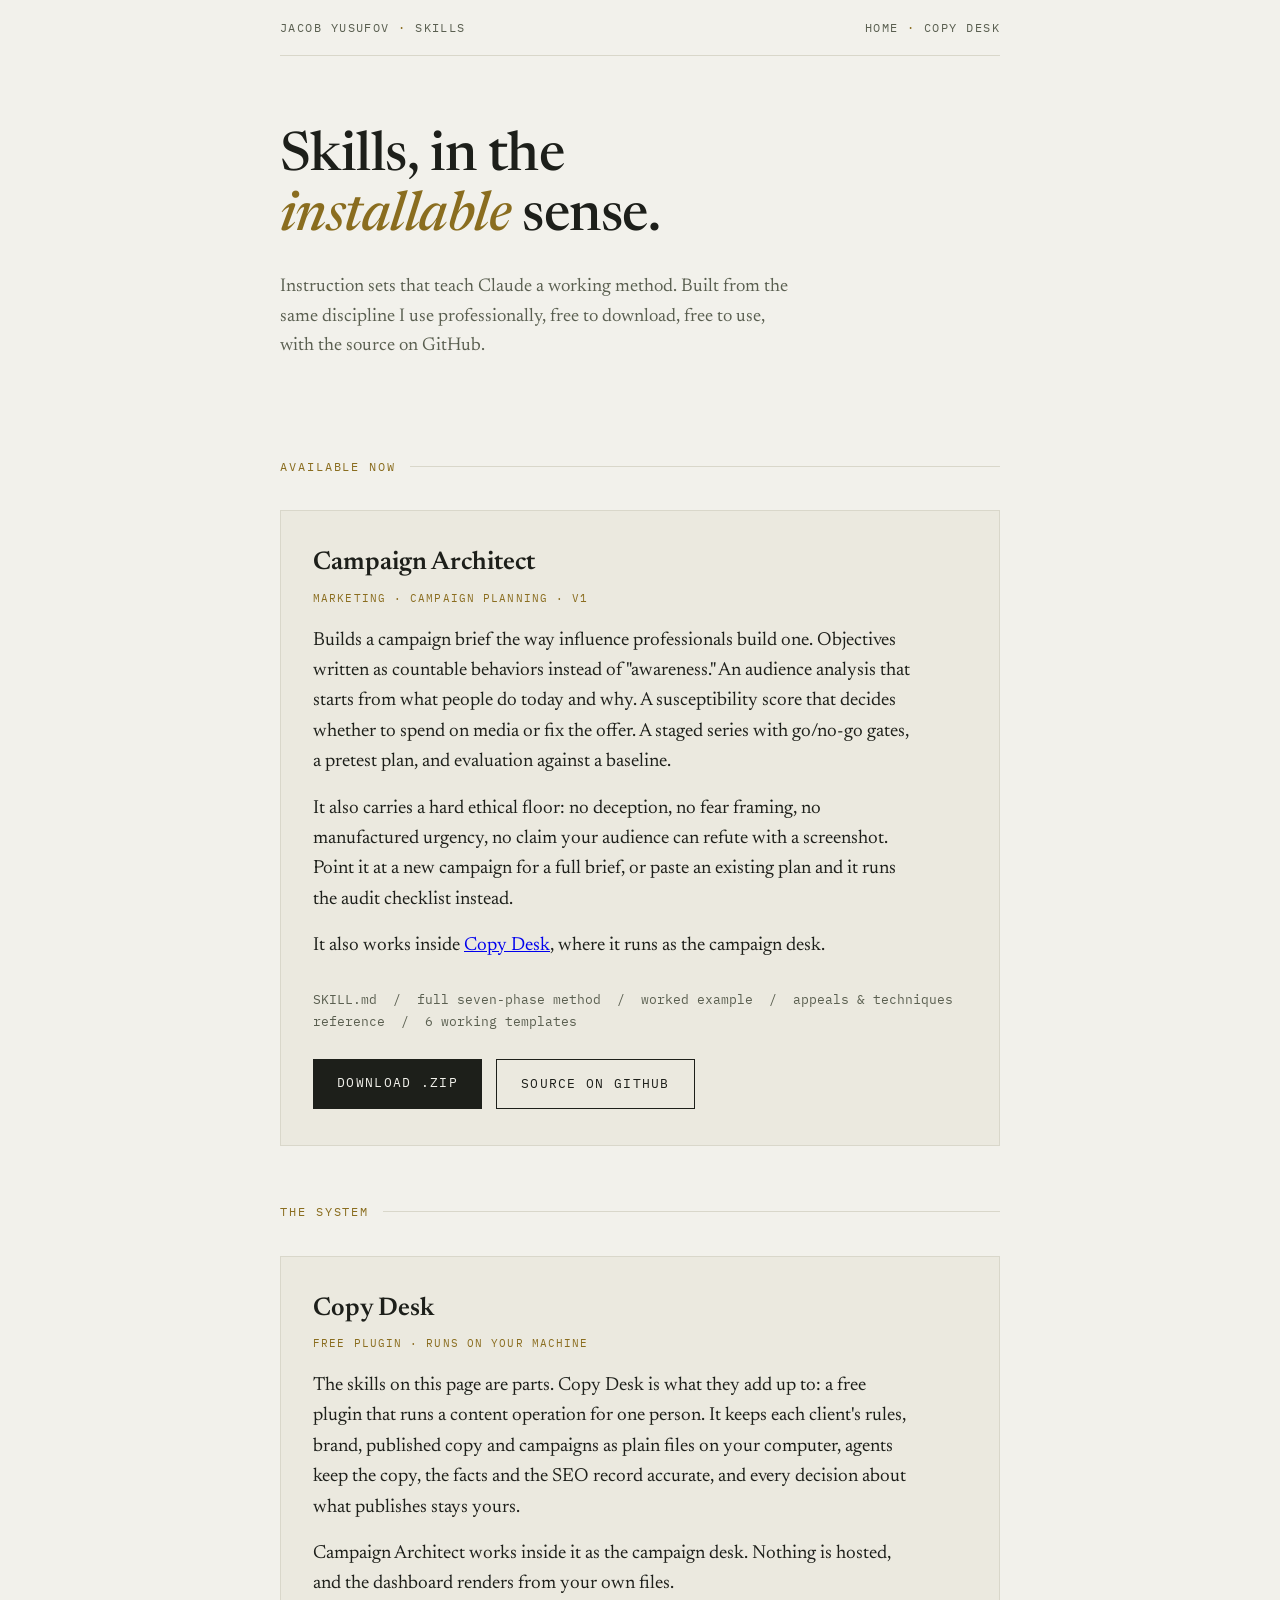
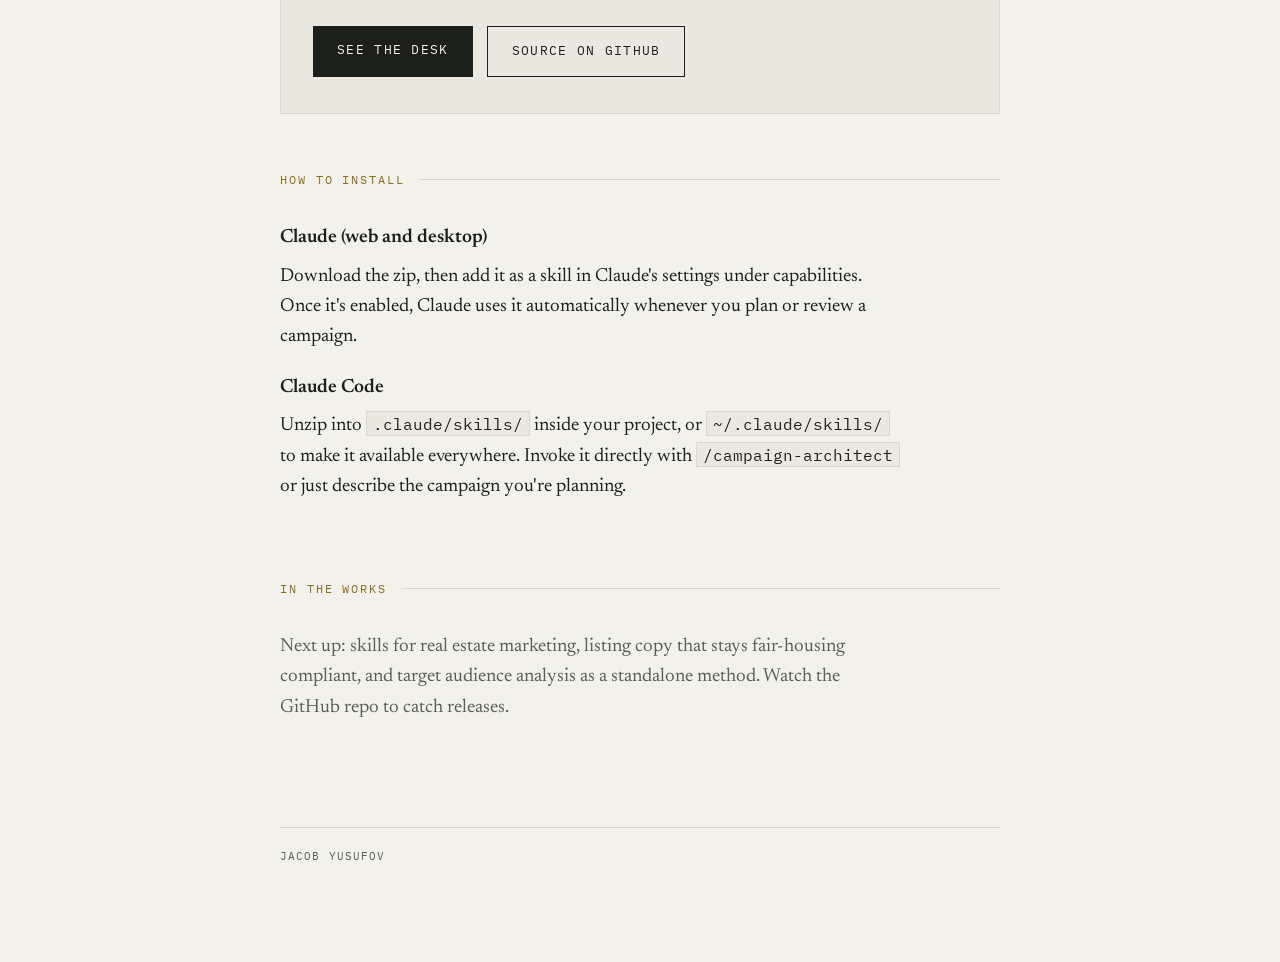
<file: skills.html>
<!doctype html>
<html lang="en">
<head>
<meta charset="utf-8">
<meta name="viewport" content="width=device-width, initial-scale=1">
<title>Skills | Jacob Yusufov</title>
<meta name="description" content="Free, installable Claude skills by Jacob Yusufov. Marketing and campaign methodology built on target audience analysis.">
<link rel="canonical" href="https://jacobyusufov.com/skills.html">
<meta property="og:type" content="website">
<meta property="og:title" content="Skills | Jacob Yusufov">
<meta property="og:description" content="Free, installable Claude skills built on real influence methodology.">
<meta property="og:url" content="https://jacobyusufov.com/skills.html">
<link rel="icon" href="data:image/svg+xml,%3Csvg xmlns='http://www.w3.org/2000/svg' viewBox='0 0 100 100'%3E%3Crect width='100' height='100' fill='%231D1F1A'/%3E%3Ctext x='50' y='68' font-size='52' text-anchor='middle' fill='%23C6A840' font-family='Georgia,serif'%3EJY%3C/text%3E%3C/svg%3E">
<link rel="stylesheet" href="https://fonts.googleapis.com/css2?family=Newsreader:ital,opsz,wght@0,6..72,400;0,6..72,500;0,6..72,600;1,6..72,400&family=IBM+Plex+Mono:wght@400;500&display=swap">
<style>
  :root {
    --paper: #F2F1EB;
    --ink: #1D1F1A;
    --muted: #5A5F50;
    --line: #D9D7CA;
    --brass: #8A6D1F;
    --card: #EBE9DF;
    color-scheme: light dark;
  }
  @media (prefers-color-scheme: dark) {
    :root {
      --paper: #171912;
      --ink: #E8E6DB;
      --muted: #A8AB9B;
      --line: #32352B;
      --brass: #C6A840;
      --card: #1E211A;
    }
  }

  body {
    margin: 0;
    background: var(--paper);
    color: var(--ink);
    font-family: "Newsreader", Georgia, "Times New Roman", serif;
    font-size: 19px;
    line-height: 1.6;
    padding-inline: 24px;
    padding-block: 0 96px;
  }
  .wrap { max-width: 720px; margin: 0 auto; }

  .topbar {
    display: flex;
    justify-content: space-between;
    gap: 16px;
    padding-block: 18px;
    border-bottom: 1px solid var(--line);
    font-family: "IBM Plex Mono", "Courier New", monospace;
    font-size: 12px;
    letter-spacing: 0.12em;
    text-transform: uppercase;
    color: var(--muted);
  }
  .topbar .dot { color: var(--brass); }
  .topbar a { color: var(--muted); text-decoration: none; }
  .topbar a:hover { color: var(--brass); }

  .hero { padding-block: 72px 48px; }
  .hero h1 {
    font-size: clamp(2.2rem, 6vw, 3.4rem);
    font-weight: 500;
    line-height: 1.1;
    letter-spacing: -0.01em;
    margin: 0 0 24px;
    text-wrap: balance;
    max-width: 18ch;
  }
  .hero h1 em { font-style: italic; color: var(--brass); }
  .hero .lede { font-size: 1.16rem; color: var(--muted); max-width: 52ch; margin: 0; }

  section { padding-block: 48px 8px; }
  .eyebrow {
    display: flex;
    align-items: center;
    gap: 14px;
    font-family: "IBM Plex Mono", "Courier New", monospace;
    font-size: 12px;
    letter-spacing: 0.16em;
    text-transform: uppercase;
    color: var(--brass);
    margin-bottom: 34px;
  }
  .eyebrow::after { content: ""; flex: 1; height: 1px; background: var(--line); }

  .skill {
    border: 1px solid var(--line);
    background: var(--card);
    padding: 32px 32px 36px;
  }
  .skill h2 {
    font-size: 1.6rem;
    font-weight: 600;
    margin: 0 0 6px;
  }
  .skill .tag {
    font-family: "IBM Plex Mono", "Courier New", monospace;
    font-size: 11px;
    letter-spacing: 0.1em;
    text-transform: uppercase;
    color: var(--brass);
    display: block;
    margin-bottom: 18px;
  }
  .skill p { margin: 0 0 16px; max-width: 60ch; }
  .skill p:last-of-type { margin-bottom: 26px; }
  .contents {
    font-family: "IBM Plex Mono", "Courier New", monospace;
    font-size: 12.5px;
    color: var(--muted);
    line-height: 1.8;
    margin: 0 0 26px;
  }
  .btnrow { display: flex; gap: 14px; flex-wrap: wrap; }
  .btn {
    display: inline-block;
    font-family: "IBM Plex Mono", "Courier New", monospace;
    font-size: 13px;
    letter-spacing: 0.1em;
    text-transform: uppercase;
    padding: 14px 24px;
    text-decoration: none;
    transition: background 0.15s ease;
  }
  .btn.primary { color: var(--paper); background: var(--ink); }
  .btn.primary:hover { background: var(--brass); }
  .btn.ghost { color: var(--ink); border: 1px solid var(--ink); }
  .btn.ghost:hover { border-color: var(--brass); color: var(--brass); }
  .btn:focus-visible { outline: 2px solid var(--brass); outline-offset: 3px; }

  .install h3 {
    font-size: 1.2rem;
    font-weight: 600;
    margin: 0 0 8px;
  }
  .install p { max-width: 62ch; margin: 0 0 20px; }
  code {
    font-family: "IBM Plex Mono", "Courier New", monospace;
    font-size: 0.85em;
    background: var(--card);
    border: 1px solid var(--line);
    padding: 1px 6px;
  }

  .coming p { max-width: 62ch; margin: 0; color: var(--muted); }

  footer {
    margin-top: 96px;
    padding-top: 20px;
    border-top: 1px solid var(--line);
    font-family: "IBM Plex Mono", "Courier New", monospace;
    font-size: 11px;
    letter-spacing: 0.1em;
    text-transform: uppercase;
    color: var(--muted);
    display: flex;
    justify-content: space-between;
    gap: 16px;
    flex-wrap: wrap;
  }

  @media (prefers-reduced-motion: reduce) { .btn { transition: none; } }
</style>
</head>
<body>

<div class="wrap">

  <div class="topbar">
    <span><a href="index.html">Jacob Yusufov</a> <span class="dot">&middot;</span> Skills</span>
    <span><a href="index.html">Home</a> <span class="dot">&middot;</span> <a href="copydesk/index.html">Copy Desk</a></span>
  </div>

  <div class="hero">
    <h1>Skills, in the <em>installable</em> sense.</h1>
    <p class="lede">Instruction sets that teach Claude a working method. Built from the same discipline I use professionally, free to download, free to use, with the source on GitHub.</p>
  </div>

  <section>
    <div class="eyebrow">Available now</div>
    <div class="skill">
      <h2>Campaign Architect</h2>
      <span class="tag">Marketing &middot; Campaign planning &middot; v1</span>
      <p>Builds a campaign brief the way influence professionals build one. Objectives written as countable behaviors instead of "awareness." An audience analysis that starts from what people do today and why. A susceptibility score that decides whether to spend on media or fix the offer. A staged series with go/no-go gates, a pretest plan, and evaluation against a baseline.</p>
      <p>It also carries a hard ethical floor: no deception, no fear framing, no manufactured urgency, no claim your audience can refute with a screenshot. Point it at a new campaign for a full brief, or paste an existing plan and it runs the audit checklist instead.</p>
      <p>It also works inside <a href="copydesk/index.html">Copy Desk</a>, where it runs as the campaign desk.</p>
      <div class="contents">SKILL.md &nbsp;/&nbsp; full seven-phase method &nbsp;/&nbsp; worked example &nbsp;/&nbsp; appeals &amp; techniques reference &nbsp;/&nbsp; 6 working templates</div>
      <div class="btnrow">
        <a class="btn primary" href="downloads/campaign-architect.zip" download>Download .zip</a>
        <a class="btn ghost" href="https://github.com/jakovskyy/skills">Source on GitHub</a>
      </div>
    </div>
  </section>

  <section>
    <div class="eyebrow">The system</div>
    <div class="skill">
      <h2>Copy Desk</h2>
      <span class="tag">Free plugin &middot; Runs on your machine</span>
      <p>The skills on this page are parts. Copy Desk is what they add up to: a free plugin that runs a content operation for one person. It keeps each client's rules, brand, published copy and campaigns as plain files on your computer, agents keep the copy, the facts and the SEO record accurate, and every decision about what publishes stays yours.</p>
      <p>Campaign Architect works inside it as the campaign desk. Nothing is hosted, and the dashboard renders from your own files.</p>
      <div class="btnrow">
        <a class="btn primary" href="copydesk/index.html">See the desk</a>
        <a class="btn ghost" href="https://github.com/jakovskyy/skills">Source on GitHub</a>
      </div>
    </div>
  </section>

  <section class="install">
    <div class="eyebrow">How to install</div>
    <h3>Claude (web and desktop)</h3>
    <p>Download the zip, then add it as a skill in Claude's settings under capabilities. Once it's enabled, Claude uses it automatically whenever you plan or review a campaign.</p>
    <h3>Claude Code</h3>
    <p>Unzip into <code>.claude/skills/</code> inside your project, or <code>~/.claude/skills/</code> to make it available everywhere. Invoke it directly with <code>/campaign-architect</code> or just describe the campaign you're planning.</p>
  </section>

  <section class="coming">
    <div class="eyebrow">In the works</div>
    <p>Next up: skills for real estate marketing, listing copy that stays fair-housing compliant, and target audience analysis as a standalone method. Watch the GitHub repo to catch releases.</p>
  </section>

  <footer>
    <span>Jacob Yusufov</span>
  </footer>

</div>

</body>
</html>
</file>
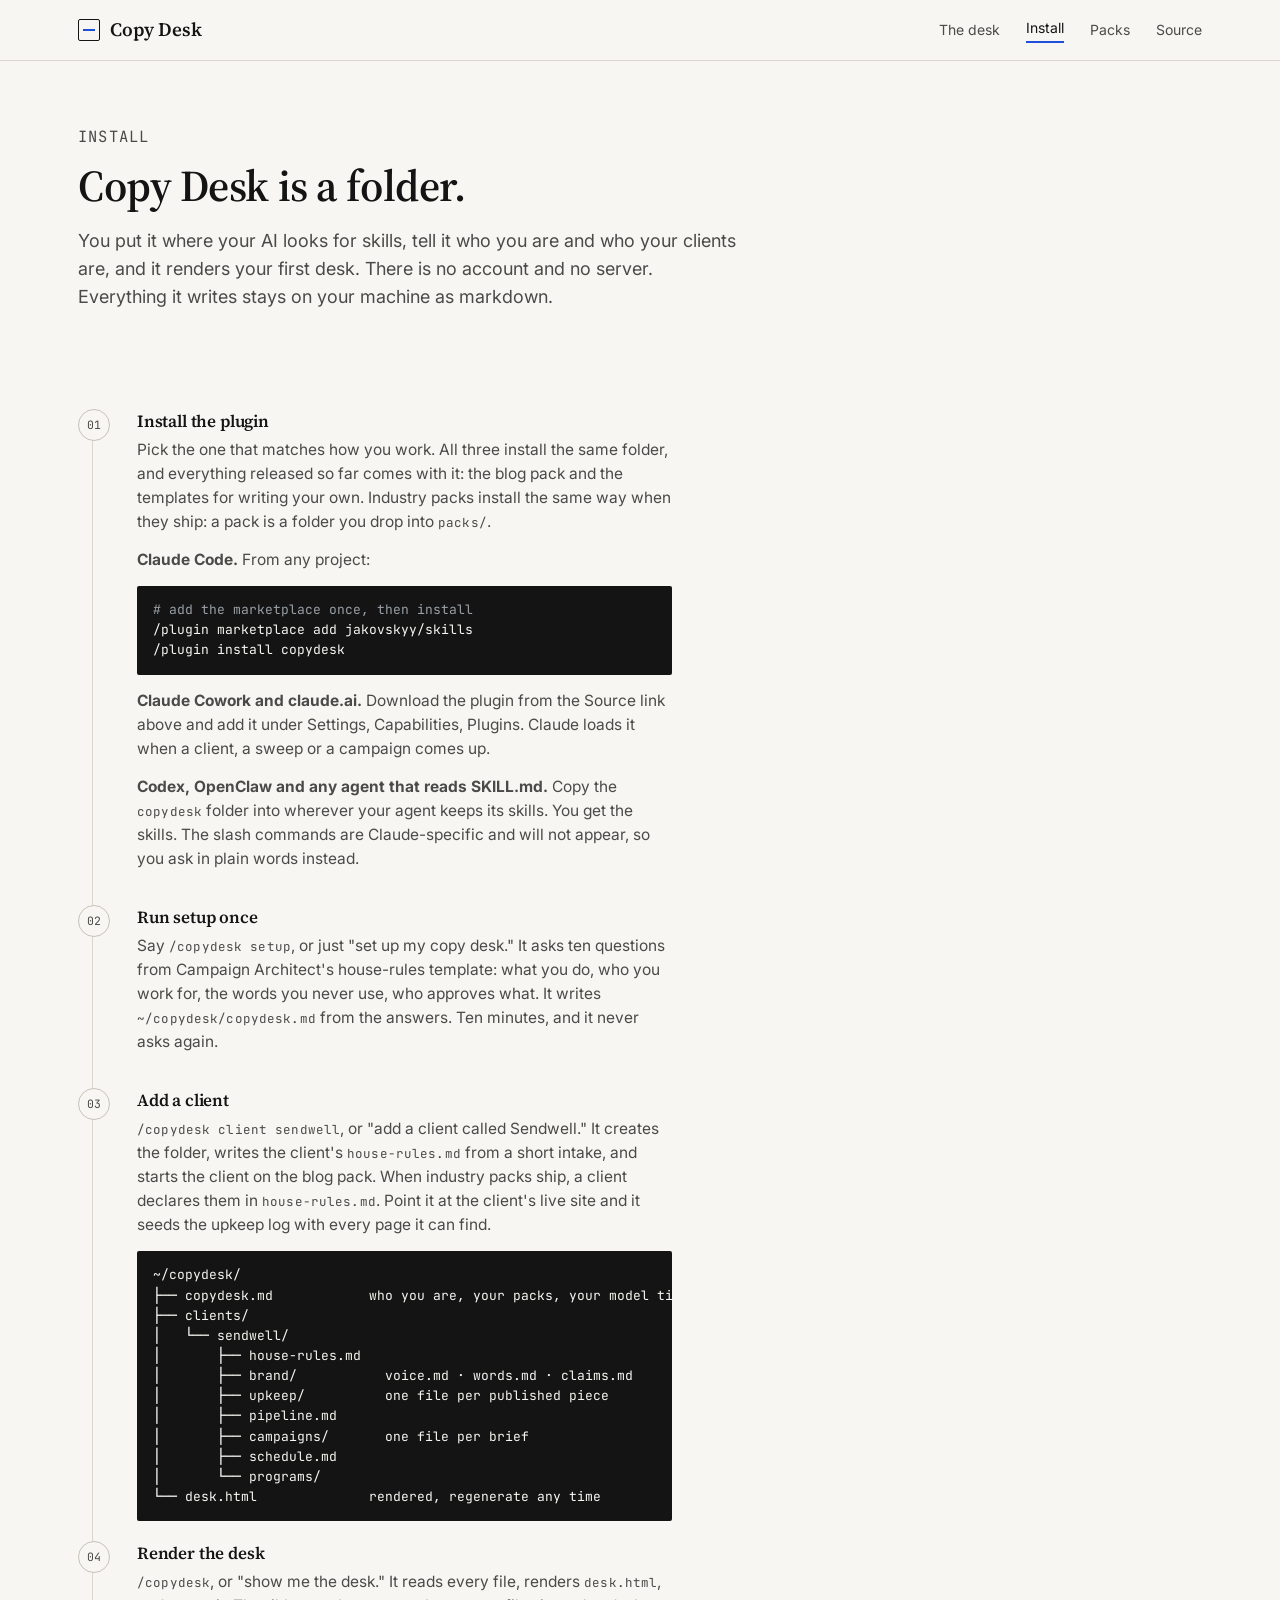
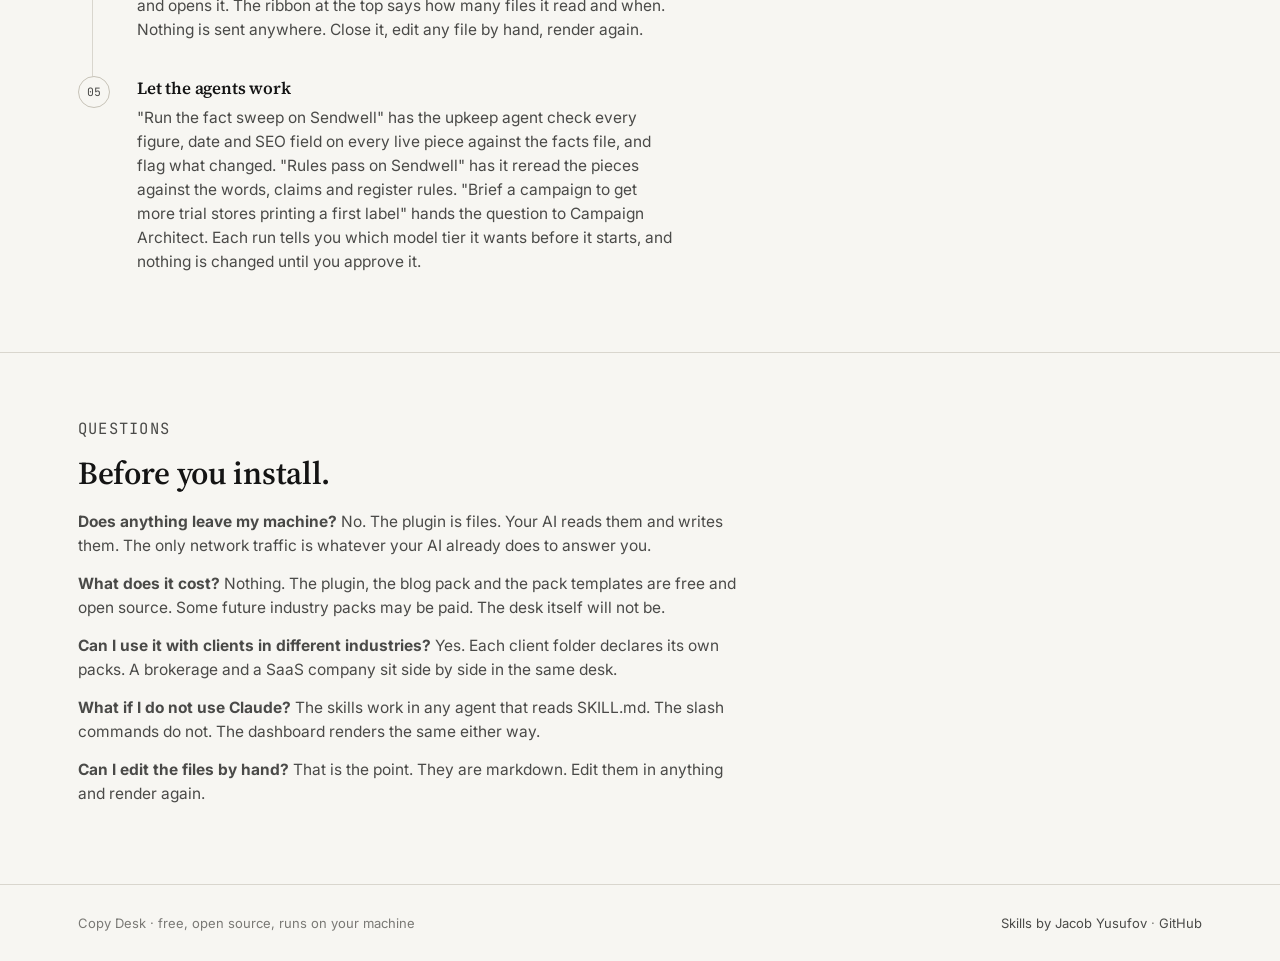
<file: copydesk/install.html>
<!doctype html>
<html lang="en">
<head>
<meta charset="utf-8">
<meta name="viewport" content="width=device-width,initial-scale=1">
<title>Install · Copy Desk</title>
<meta name="description" content="Install Copy Desk into Claude Code, Cowork, or any agent that reads SKILL.md. It is a folder, with no account and no server.">
<link rel="canonical" href="https://jacobyusufov.com/copydesk/install.html">
<link rel="stylesheet" href="site.css">
</head>
<body>
<header class="hdr">
  <div class="wrap">
    <a class="brand" href="index.html"><span class="mark"></span>Copy Desk</a>
    <nav class="nav">
      <a href="index.html">The desk</a>
      <a href="install.html" class="on">Install</a>
      <a href="packs.html">Packs</a>
      <a href="https://github.com/jakovskyy/skills">Source</a>
    </nav>
  </div>
</header>

<section class="hero" style="padding-bottom:0">
  <div class="wrap narrow">
    <p class="eyebrow">Install</p>
    <h1 style="margin-top:14px;font-size:clamp(30px,4vw,44px)">Copy Desk is a folder.</h1>
    <p class="lead" style="max-width:60ch">You put it where your AI looks for skills, tell it who you are and who your clients are, and it renders your first desk. There is no account and no server. Everything it writes stays on your machine as markdown.</p>
  </div>
</section>

<section class="section">
  <div class="wrap narrow">
    <ol class="steps">
      <li>
        <h3>Install the plugin</h3>
        <p>Pick the one that matches how you work. All three install the same folder, and everything released so far comes with it: the blog pack and the templates for writing your own. Industry packs install the same way when they ship: a pack is a folder you drop into <span class="mono">packs/</span>.</p>
        <p style="margin-top:14px"><b>Claude Code.</b> From any project:</p>
        <pre class="cmd"><span class="c"># add the marketplace once, then install</span>
/plugin marketplace add jakovskyy/skills
/plugin install copydesk</pre>
        <p style="margin-top:14px"><b>Claude Cowork and claude.ai.</b> Download the plugin from the Source link above and add it under Settings, Capabilities, Plugins. Claude loads it when a client, a sweep or a campaign comes up.</p>
        <p style="margin-top:14px"><b>Codex, OpenClaw and any agent that reads SKILL.md.</b> Copy the <span class="mono">copydesk</span> folder into wherever your agent keeps its skills. You get the skills. The slash commands are Claude-specific and will not appear, so you ask in plain words instead.</p>
      </li>
      <li>
        <h3>Run setup once</h3>
        <p>Say <span class="mono">/copydesk setup</span>, or just "set up my copy desk." It asks ten questions from Campaign Architect's house-rules template: what you do, who you work for, the words you never use, who approves what. It writes <span class="mono">~/copydesk/copydesk.md</span> from the answers. Ten minutes, and it never asks again.</p>
      </li>
      <li>
        <h3>Add a client</h3>
        <p><span class="mono">/copydesk client sendwell</span>, or "add a client called Sendwell." It creates the folder, writes the client's <span class="mono">house-rules.md</span> from a short intake, and starts the client on the blog pack. When industry packs ship, a client declares them in <span class="mono">house-rules.md</span>. Point it at the client's live site and it seeds the upkeep log with every page it can find.</p>
        <pre class="cmd">~/copydesk/
├── copydesk.md            who you are, your packs, your model tiers
├── clients/
│   └── sendwell/
│       ├── house-rules.md
│       ├── brand/           voice.md · words.md · claims.md
│       ├── upkeep/          one file per published piece
│       ├── pipeline.md
│       ├── campaigns/       one file per brief
│       ├── schedule.md
│       └── programs/
└── desk.html              rendered, regenerate any time</pre>
      </li>
      <li>
        <h3>Render the desk</h3>
        <p><span class="mono">/copydesk</span>, or "show me the desk." It reads every file, renders <span class="mono">desk.html</span>, and opens it. The ribbon at the top says how many files it read and when. Nothing is sent anywhere. Close it, edit any file by hand, render again.</p>
      </li>
      <li>
        <h3>Let the agents work</h3>
        <p>"Run the fact sweep on Sendwell" has the upkeep agent check every figure, date and SEO field on every live piece against the facts file, and flag what changed. "Rules pass on Sendwell" has it reread the pieces against the words, claims and register rules. "Brief a campaign to get more trial stores printing a first label" hands the question to Campaign Architect. Each run tells you which model tier it wants before it starts, and nothing is changed until you approve it.</p>
      </li>
    </ol>
  </div>
</section>

<section class="section rule">
  <div class="wrap narrow">
    <p class="eyebrow">Questions</p>
    <h2 style="margin:10px 0 18px">Before you install.</h2>
    <p><b>Does anything leave my machine?</b> No. The plugin is files. Your AI reads them and writes them. The only network traffic is whatever your AI already does to answer you.</p>
    <p><b>What does it cost?</b> Nothing. The plugin, the blog pack and the pack templates are free and open source. Some future industry packs may be paid. The desk itself will not be.</p>
    <p><b>Can I use it with clients in different industries?</b> Yes. Each client folder declares its own packs. A brokerage and a SaaS company sit side by side in the same desk.</p>
    <p><b>What if I do not use Claude?</b> The skills work in any agent that reads SKILL.md. The slash commands do not. The dashboard renders the same either way.</p>
    <p><b>Can I edit the files by hand?</b> That is the point. They are markdown. Edit them in anything and render again.</p>
  </div>
</section>

<footer class="ftr">
  <div class="wrap">
    <div>Copy Desk · free, open source, runs on your machine</div>
    <div><a href="https://jacobyusufov.com/skills.html">Skills by Jacob Yusufov</a> · <a href="https://github.com/jakovskyy/skills">GitHub</a></div>
  </div>
</footer>
</body>
</html>
</file>
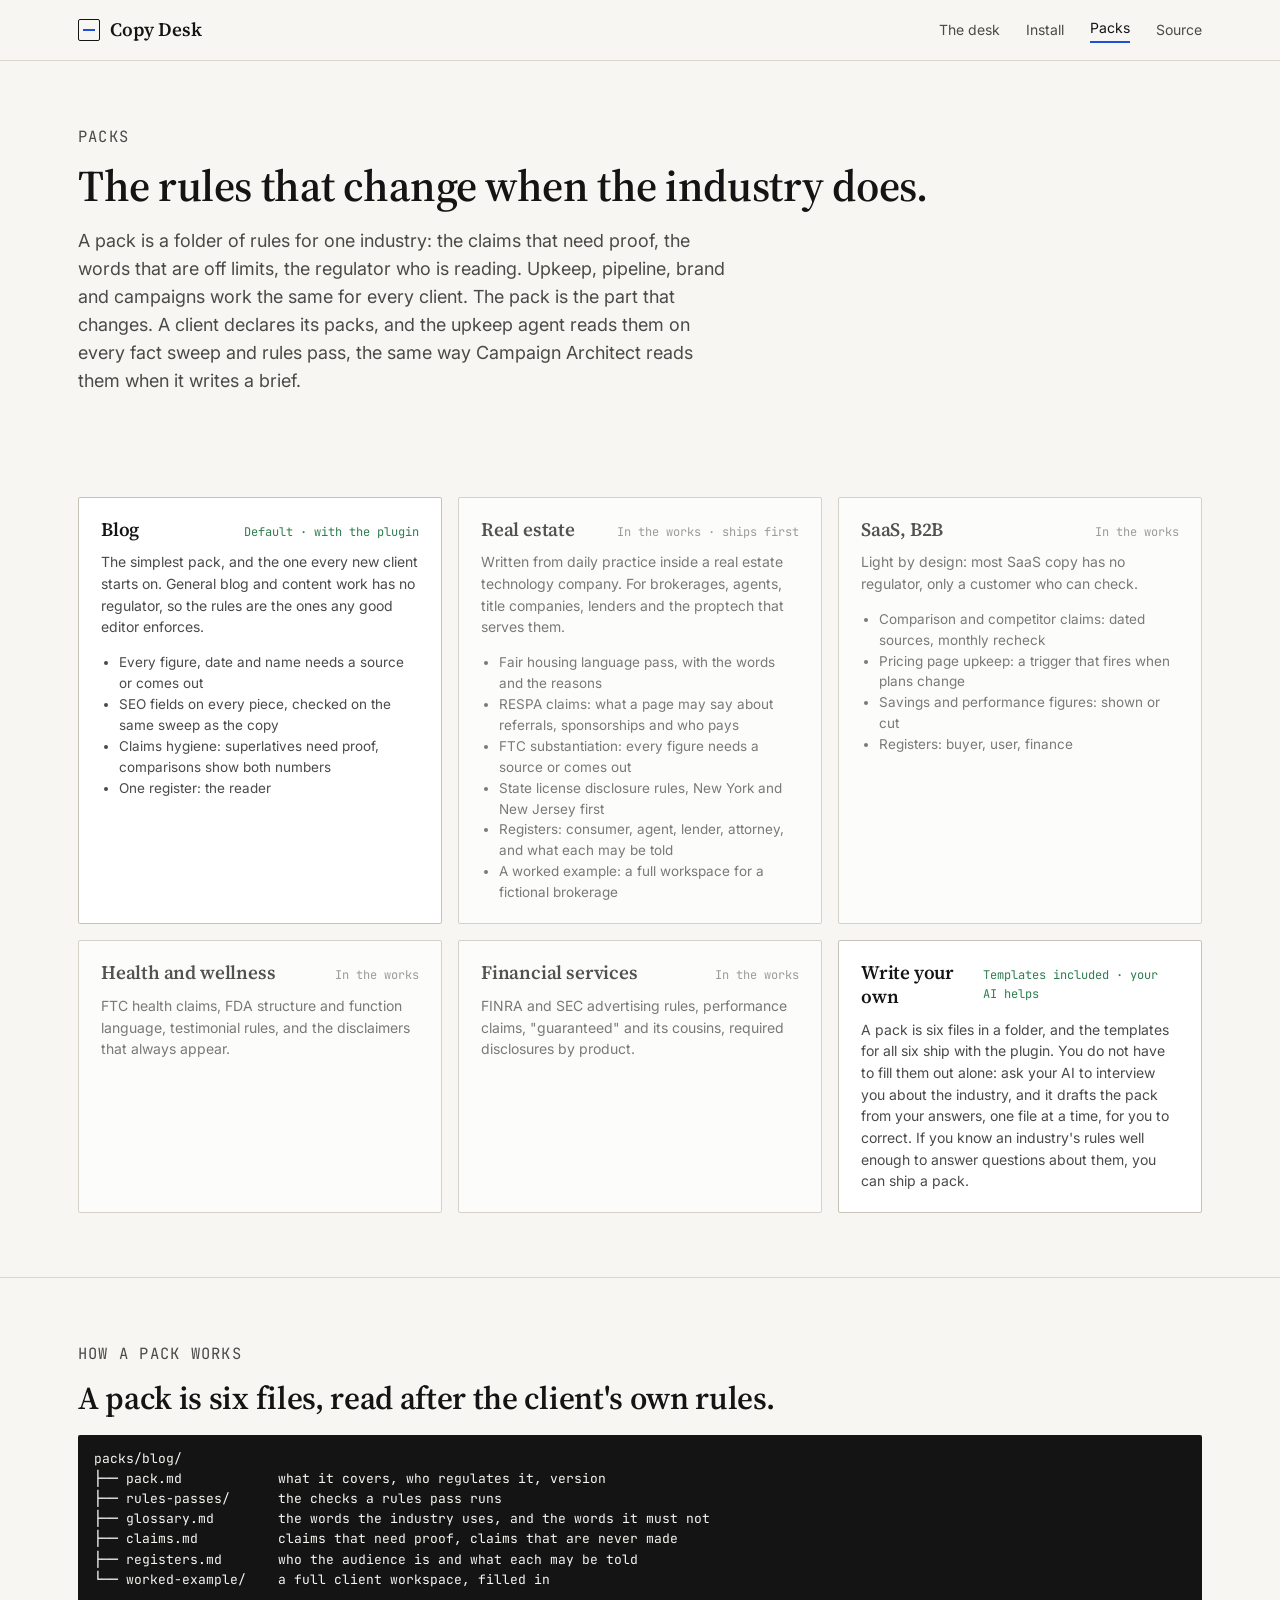
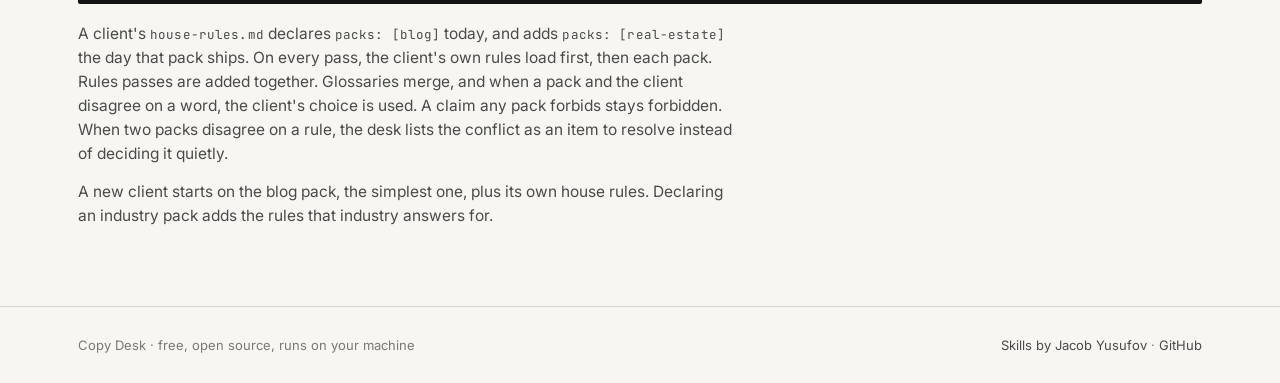
<file: copydesk/packs.html>
<!doctype html>
<html lang="en">
<head>
<meta charset="utf-8">
<meta name="viewport" content="width=device-width,initial-scale=1">
<title>Packs · Copy Desk</title>
<meta name="description" content="Packs for Copy Desk: the rules that change when the industry does. The blog pack and the pack templates ship with the plugin; industry packs are in the works.">
<link rel="canonical" href="https://jacobyusufov.com/copydesk/packs.html">
<link rel="stylesheet" href="site.css">
</head>
<body>
<header class="hdr">
  <div class="wrap">
    <a class="brand" href="index.html"><span class="mark"></span>Copy Desk</a>
    <nav class="nav">
      <a href="index.html">The desk</a>
      <a href="install.html">Install</a>
      <a href="packs.html" class="on">Packs</a>
      <a href="https://github.com/jakovskyy/skills">Source</a>
    </nav>
  </div>
</header>

<section class="hero" style="padding-bottom:0">
  <div class="wrap narrow">
    <p class="eyebrow">Packs</p>
    <h1 style="margin-top:14px;font-size:clamp(30px,4vw,44px)">The rules that change when the industry does.</h1>
    <p class="lead" style="max-width:60ch">A pack is a folder of rules for one industry: the claims that need proof, the words that are off limits, the regulator who is reading. Upkeep, pipeline, brand and campaigns work the same for every client. The pack is the part that changes. A client declares its packs, and the upkeep agent reads them on every fact sweep and rules pass, the same way Campaign Architect reads them when it writes a brief.</p>
  </div>
</section>

<section class="section">
  <div class="wrap">
    <div class="packs-grid">
      <div class="pack">
        <div class="top"><h3>Blog</h3><span class="price">Default · with the plugin</span></div>
        <p>The simplest pack, and the one every new client starts on. General blog and content work has no regulator, so the rules are the ones any good editor enforces.</p>
        <ul>
          <li>Every figure, date and name needs a source or comes out</li>
          <li>SEO fields on every piece, checked on the same sweep as the copy</li>
          <li>Claims hygiene: superlatives need proof, comparisons show both numbers</li>
          <li>One register: the reader</li>
        </ul>
      </div>
      <div class="pack dim">
        <div class="top"><h3>Real estate</h3><span class="price soon">In the works · ships first</span></div>
        <p>Written from daily practice inside a real estate technology company. For brokerages, agents, title companies, lenders and the proptech that serves them.</p>
        <ul>
          <li>Fair housing language pass, with the words and the reasons</li>
          <li>RESPA claims: what a page may say about referrals, sponsorships and who pays</li>
          <li>FTC substantiation: every figure needs a source or comes out</li>
          <li>State license disclosure rules, New York and New Jersey first</li>
          <li>Registers: consumer, agent, lender, attorney, and what each may be told</li>
          <li>A worked example: a full workspace for a fictional brokerage</li>
        </ul>
      </div>
      <div class="pack dim">
        <div class="top"><h3>SaaS, B2B</h3><span class="price soon">In the works</span></div>
        <p>Light by design: most SaaS copy has no regulator, only a customer who can check.</p>
        <ul>
          <li>Comparison and competitor claims: dated sources, monthly recheck</li>
          <li>Pricing page upkeep: a trigger that fires when plans change</li>
          <li>Savings and performance figures: shown or cut</li>
          <li>Registers: buyer, user, finance</li>
        </ul>
      </div>
      <div class="pack dim">
        <div class="top"><h3>Health and wellness</h3><span class="price soon">In the works</span></div>
        <p>FTC health claims, FDA structure and function language, testimonial rules, and the disclaimers that always appear.</p>
      </div>
      <div class="pack dim">
        <div class="top"><h3>Financial services</h3><span class="price soon">In the works</span></div>
        <p>FINRA and SEC advertising rules, performance claims, "guaranteed" and its cousins, required disclosures by product.</p>
      </div>
      <div class="pack">
        <div class="top"><h3>Write your own</h3><span class="price">Templates included · your AI helps</span></div>
        <p>A pack is six files in a folder, and the templates for all six ship with the plugin. You do not have to fill them out alone: ask your AI to interview you about the industry, and it drafts the pack from your answers, one file at a time, for you to correct. If you know an industry's rules well enough to answer questions about them, you can ship a pack.</p>
      </div>
    </div>
  </div>
</section>

<section class="section rule">
  <div class="wrap narrow">
    <p class="eyebrow">How a pack works</p>
    <h2 style="margin:10px 0 18px">A pack is six files, read after the client's own rules.</h2>
    <pre class="cmd">packs/blog/
├── pack.md            what it covers, who regulates it, version
├── rules-passes/      the checks a rules pass runs
├── glossary.md        the words the industry uses, and the words it must not
├── claims.md          claims that need proof, claims that are never made
├── registers.md       who the audience is and what each may be told
└── worked-example/    a full client workspace, filled in</pre>
    <p style="margin-top:18px">A client's <span class="mono">house-rules.md</span> declares <span class="mono">packs: [blog]</span> today, and adds <span class="mono">packs: [real-estate]</span> the day that pack ships. On every pass, the client's own rules load first, then each pack. Rules passes are added together. Glossaries merge, and when a pack and the client disagree on a word, the client's choice is used. A claim any pack forbids stays forbidden. When two packs disagree on a rule, the desk lists the conflict as an item to resolve instead of deciding it quietly.</p>
    <p>A new client starts on the blog pack, the simplest one, plus its own house rules. Declaring an industry pack adds the rules that industry answers for.</p>
  </div>
</section>

<footer class="ftr">
  <div class="wrap">
    <div>Copy Desk · free, open source, runs on your machine</div>
    <div><a href="https://jacobyusufov.com/skills.html">Skills by Jacob Yusufov</a> · <a href="https://github.com/jakovskyy/skills">GitHub</a></div>
  </div>
</footer>
</body>
</html>
</file>
<file: copydesk/site.css>
/* Copy Desk · site.css · fresh language, Sept 11 2026
   Paper ground, ink text, one blue-pencil accent, red pencil for flags. */
@import url('https://fonts.googleapis.com/css2?family=Source+Serif+4:opsz,wght@8..60,400;8..60,600&family=Inter:wght@400;500;600&family=JetBrains+Mono:wght@400;500&display=swap');

:root{
  --paper:#F7F6F2; --paper-2:#FFFFFF; --paper-3:#EFEDE6;
  --ink:#141414; --ink-2:#4A4A48; --ink-3:#7A7975; --rule:#D9D6CE; --rule-2:#C7C3B8;
  --pencil:#1F4FD8; --pencil-soft:#E6ECFB; --red:#C8371E; --red-soft:#FBE7E2;
  --green:#2E7D4F; --green-soft:#E3F1E8; --amber:#9A6B00; --amber-soft:#F7EDD0;
  --serif:'Source Serif 4',Georgia,'Times New Roman',serif;
  --sans:Inter,-apple-system,BlinkMacSystemFont,'Segoe UI',Helvetica,Arial,sans-serif;
  --mono:'JetBrains Mono',ui-monospace,SFMono-Regular,Menlo,monospace;
  --r:2px; --max:1180px;
}
*{box-sizing:border-box}
html{color-scheme:light}
body{margin:0;background:var(--paper);color:var(--ink);font:15px/1.55 var(--sans);-webkit-font-smoothing:antialiased}
a{color:var(--pencil);text-decoration:none}
a:hover{text-decoration:underline;text-underline-offset:3px}
h1,h2,h3{font-family:var(--serif);font-weight:600;letter-spacing:-.01em;margin:0}
h1{font-size:clamp(34px,4.6vw,56px);line-height:1.05}
h2{font-size:clamp(24px,2.6vw,32px);line-height:1.15}
h3{font-size:19px;line-height:1.25}
p{margin:0}
.mono{font-family:var(--mono);font-size:12.5px;letter-spacing:.01em}
.eyebrow{font-family:var(--mono);font-size:12px;letter-spacing:.08em;text-transform:uppercase;color:var(--ink-3)}
.wrap{max-width:var(--max);margin:0 auto;padding:0 28px}
.btn{display:inline-flex;align-items:center;gap:8px;padding:11px 18px;border-radius:var(--r);border:1px solid var(--ink);font:500 14px/1 var(--sans);color:var(--ink);background:transparent;cursor:pointer;white-space:nowrap}
.btn:hover{text-decoration:none;background:var(--paper-3)}
.btn.primary{background:var(--ink);color:var(--paper)}
.btn.primary:hover{background:#000}
.btn.pencil{border-color:var(--pencil);color:var(--pencil)}
.btn.pencil:hover{background:var(--pencil-soft)}

/* header */
.hdr{border-bottom:1px solid var(--rule);background:var(--paper)}
.hdr .wrap{display:flex;align-items:center;justify-content:space-between;height:60px}
.brand{display:flex;align-items:center;gap:10px;font-family:var(--serif);font-weight:600;font-size:19px;color:var(--ink)}
.brand:hover{text-decoration:none}
.brand .mark{width:22px;height:22px;border:1.5px solid var(--ink);border-radius:var(--r);position:relative}
.brand .mark::after{content:"";position:absolute;left:4px;right:4px;top:9px;height:2px;background:var(--pencil)}
.nav{display:flex;gap:26px;align-items:center}
.nav a{color:var(--ink-2);font-size:14px}
.nav a.on{color:var(--ink);border-bottom:2px solid var(--pencil);padding-bottom:2px}
.nav a:hover{text-decoration:none;color:var(--ink)}

/* hero */
.hero{padding:64px 0 36px}
.hero .grid{display:grid;grid-template-columns:minmax(0,1.15fr) minmax(0,.85fr);gap:48px;align-items:end}
.hero .lead{font-size:18px;line-height:1.55;color:var(--ink-2);max-width:56ch;margin-top:18px}
.hero .btns{display:flex;gap:12px;margin-top:26px;flex-wrap:wrap}
.hero .facts{display:grid;gap:12px;border-left:2px solid var(--pencil);padding-left:18px}
.hero .facts div{font-size:14px;color:var(--ink-2)}
.hero .facts b{display:block;color:var(--ink);font-weight:600}

/* dashboard shell */
.desk-cue{display:flex;align-items:center;gap:14px;flex-wrap:wrap;margin-top:34px;padding:0 2px 10px;font-family:var(--mono);font-size:12px;color:var(--ink-2)}
.desk-cue .live{display:inline-flex;align-items:center;gap:7px;padding:4px 9px;border:1px solid var(--pencil);border-radius:var(--r);color:var(--pencil);background:var(--pencil-soft);letter-spacing:.06em;text-transform:uppercase;font-size:11px}
.desk-cue .pulse{width:7px;height:7px;border-radius:50%;background:var(--pencil);animation:pulse 1.8s ease-in-out infinite}
@keyframes pulse{0%,100%{box-shadow:0 0 0 0 rgba(31,79,216,.45)}50%{box-shadow:0 0 0 5px rgba(31,79,216,0)}}
.desk{border:1px solid var(--rule-2);border-radius:var(--r);background:var(--paper-2);box-shadow:0 1px 0 var(--rule),0 12px 40px -24px rgba(20,20,20,.25);overflow:hidden}
.ribbon{display:flex;gap:18px;align-items:center;justify-content:space-between;padding:9px 16px;border-bottom:1px solid var(--rule);background:var(--paper-3);font-family:var(--mono);font-size:12px;color:var(--ink-2);flex-wrap:wrap}
.ribbon .dot{display:inline-block;width:7px;height:7px;border-radius:50%;background:var(--green);margin-right:7px;vertical-align:1px}
.ribbon span.k{color:var(--ink-3)}
.tabs{display:flex;gap:2px;padding:0 10px;border-bottom:1px solid var(--rule);background:var(--paper-2);overflow-x:auto;align-items:flex-start}
.tab{padding:13px 14px;font:500 13.5px/1 var(--sans);color:var(--ink-2);border-bottom:2px solid transparent;cursor:pointer;white-space:nowrap;background:none;border-top:0;border-left:0;border-right:0;text-align:left}
.tab:hover{color:var(--ink)}
.tab.on{color:var(--pencil);border-bottom-color:var(--pencil)}
.tab .n{font-family:var(--mono);font-size:11px;color:var(--ink-3);margin-left:6px}
.tab.on .n{color:var(--pencil)}
.panel{display:none;padding:22px 20px 26px}
.panel.on{display:block}
.panel-hd{display:flex;align-items:baseline;justify-content:space-between;gap:16px;margin-bottom:16px;flex-wrap:wrap}
.panel-hd h3{font-size:18px}
.panel-hd .sub{color:var(--ink-3);font-size:13px}
.kpis{display:grid;grid-template-columns:repeat(auto-fit,minmax(150px,1fr));gap:10px;margin-bottom:18px}
.kpi{border:1px solid var(--rule);border-radius:var(--r);padding:12px 14px;background:var(--paper)}
.kpi .v{font-family:var(--serif);font-size:26px;font-weight:600;line-height:1}
.kpi .l{font-family:var(--mono);font-size:11.5px;color:var(--ink-3);margin-top:6px;letter-spacing:.03em;text-transform:uppercase}
.kpi.flag .v{color:var(--red)}
.kpi.warn .v{color:var(--amber)}
.kpi.good .v{color:var(--green)}
table.t{width:100%;border-collapse:collapse;font-size:13.5px}
.t th{text-align:left;font-family:var(--mono);font-size:11px;letter-spacing:.06em;text-transform:uppercase;color:var(--ink-3);font-weight:500;padding:8px 10px;border-bottom:1px solid var(--rule-2)}
.t td{padding:11px 10px;border-bottom:1px solid var(--rule);vertical-align:top}
.t tr:last-child td{border-bottom:0}
.t td.m{font-family:var(--mono);font-size:12px;color:var(--ink-2);white-space:nowrap}
.t td.doc{color:var(--ink);font-weight:500}
.t tr.row{cursor:pointer;transition:background .12s}
.t tr.row:hover td,.t tr.row:focus-visible td{background:var(--paper)}
.t tr.row:focus-visible{outline:none}
.t tr.row td.doc{position:relative}
.t tr.row td.doc::before{content:"";position:absolute;left:0;top:0;bottom:0;width:2px;background:var(--pencil);opacity:0;transition:opacity .12s}
.t tr.row:hover td.doc::before,.t tr.row:focus-visible td.doc::before{opacity:1}
.t tr.row:hover td.doc{color:var(--pencil)}
.t tr.row:hover td.doc::after{content:" →";color:var(--pencil);font-weight:400}
.t td.note{color:var(--ink-2)}
.st{display:inline-block;font-family:var(--mono);font-size:11px;letter-spacing:.03em;padding:3px 7px;border-radius:var(--r);border:1px solid var(--rule-2);color:var(--ink-2);background:var(--paper);white-space:nowrap}
.st.flagged{background:var(--red-soft);color:var(--red);border-color:#EBB3A6}
.st.review{background:var(--amber-soft);color:var(--amber);border-color:#E3CD8E}
.st.revisions{background:var(--pencil-soft);color:var(--pencil);border-color:#B9C8F3}
.st.approved,.st.complete,.st.live{background:var(--green-soft);color:var(--green);border-color:#B3D8C0}
.st.pending{color:var(--ink-3)}
.trig{font-family:var(--mono);font-size:11px;color:var(--ink-3)}
.trig b{color:var(--ink);font-weight:500}
.cards{display:grid;grid-template-columns:repeat(auto-fit,minmax(250px,1fr));gap:12px}
.card{border:1px solid var(--rule);border-radius:var(--r);padding:14px 16px;background:var(--paper)}
.card h4{margin:0 0 6px;font:600 14.5px/1.3 var(--sans)}
.card p{font-size:13.5px;color:var(--ink-2)}
.card .meta{font-family:var(--mono);font-size:11.5px;color:var(--ink-3);margin-top:10px;display:flex;gap:12px;flex-wrap:wrap}
.card .meta b{color:var(--ink);font-weight:500}
.card.open{cursor:pointer;transition:border-color .12s,box-shadow .12s}
.card.open:hover,.card.open:focus-visible{border-color:var(--pencil);box-shadow:0 0 0 1px var(--pencil);outline:none}
.card .meta .go{color:var(--pencil);margin-left:auto;opacity:0;transition:opacity .12s}
.card.open:hover .meta .go,.card.open:focus-visible .meta .go{opacity:1}
.two{display:grid;grid-template-columns:repeat(auto-fit,minmax(300px,1fr));gap:20px}
.list{margin:0;padding:0;list-style:none}
.list li{padding:9px 0;border-bottom:1px solid var(--rule);font-size:13.5px;display:flex;gap:12px;justify-content:space-between;align-items:baseline}
.list li:last-child{border-bottom:0}
.list li.row{cursor:pointer;margin:0 -8px;padding-left:8px;padding-right:8px;transition:background .12s}
.list li.row:hover,.list li.row:focus-visible{background:var(--paper-2);outline:none}
.list li.row:hover .k{color:var(--pencil)}
.list li .k{color:var(--ink-2)}
.list li .v{font-family:var(--mono);font-size:12px;color:var(--ink-3);text-align:right}
.words{display:flex;flex-wrap:wrap;gap:6px;margin-top:8px}
.words span{font-family:var(--mono);font-size:12px;padding:3px 8px;border:1px solid var(--rule-2);border-radius:var(--r);background:var(--paper-2)}
.words span.no{text-decoration:line-through;color:var(--red);border-color:#EBB3A6;background:var(--red-soft)}
.words span.yes{color:var(--green);border-color:#B3D8C0;background:var(--green-soft)}
.blockq{border-left:2px solid var(--pencil);padding:2px 0 2px 14px;font-family:var(--serif);font-size:16px;color:var(--ink)}

/* drawer */
.drawer{position:fixed;inset:0 0 0 auto;width:min(560px,100%);background:var(--paper-2);border-left:1px solid var(--rule-2);transform:translateX(100%);transition:transform .22s ease;z-index:50;display:flex;flex-direction:column}
.drawer.on{transform:none}
.drawer .dh{display:flex;justify-content:space-between;align-items:center;padding:14px 20px;border-bottom:1px solid var(--rule);background:var(--paper-3)}
.drawer .dh .path{font-family:var(--mono);font-size:12px;color:var(--ink-2)}
.drawer .dh button{border:1px solid var(--rule-2);background:var(--paper-2);border-radius:var(--r);padding:5px 10px;font:500 12px var(--sans);cursor:pointer}
.drawer .db{padding:22px 24px;overflow:auto;font-size:14.5px;line-height:1.6}
.drawer .db h3{font-size:22px;margin-bottom:10px;line-height:1.2}
.drawer .db h4{font:600 13px/1.3 var(--sans);margin:18px 0 6px;letter-spacing:.02em;text-transform:uppercase;color:var(--ink-3)}
.drawer .db p{margin:0 0 10px;color:var(--ink-2)}
.drawer .db pre{font-family:var(--mono);font-size:12px;background:var(--paper);border:1px solid var(--rule);border-radius:var(--r);padding:12px;overflow:auto;color:var(--ink-2)}
.drawer .db ul{margin:0 0 10px 18px;padding:0;color:var(--ink-2)}
.scrim{position:fixed;inset:0;background:rgba(20,20,20,.18);opacity:0;pointer-events:none;transition:opacity .2s;z-index:40}
.scrim.on{opacity:1;pointer-events:auto}

/* agents */
.agents{display:grid;grid-template-columns:repeat(auto-fit,minmax(280px,1fr));gap:14px;margin-top:24px}
.agent{border:1px solid var(--rule);border-radius:var(--r);padding:17px 19px;background:var(--paper-2);display:flex;flex-direction:column}
.agent .who{display:flex;align-items:center;gap:10px;margin-bottom:9px}
.agent .badge{width:26px;height:26px;border-radius:50%;border:1.5px solid var(--ink);display:grid;place-items:center;font-family:var(--mono);font-size:11px;background:var(--paper);flex:none}
.agent h4{margin:0;font:600 15px/1.3 var(--sans)}
.agent p{font-size:13.5px;color:var(--ink-2);margin:0 0 9px}
.agent p:last-of-type{margin-bottom:0}
.agent.you{border-color:var(--ink)}
.fields{display:flex;flex-wrap:wrap;gap:6px;margin-top:22px}
.fields span{font-family:var(--mono);font-size:12px;padding:3px 9px;border:1px solid var(--rule-2);border-radius:var(--r);background:var(--paper-2);color:var(--ink-2)}

/* sections */
.section{padding:64px 0}
.section.rule{border-top:1px solid var(--rule)}
.three{display:grid;grid-template-columns:repeat(auto-fit,minmax(260px,1fr));gap:28px;margin-top:28px}
.three h3{margin-bottom:8px}
.three p{color:var(--ink-2)}
.tiers{width:100%;border-collapse:collapse;margin-top:18px;font-size:14px}
.tiers th,.tiers td{text-align:left;padding:10px 12px;border-bottom:1px solid var(--rule);vertical-align:top}
.tiers th{font-family:var(--mono);font-size:11px;letter-spacing:.06em;text-transform:uppercase;color:var(--ink-3);font-weight:500}
.tiers td.m{font-family:var(--mono);font-size:12.5px;color:var(--pencil)}
.wrap.narrow{max-width:var(--max)}
.wrap.narrow>*{max-width:66ch}
.narrow p{color:var(--ink-2);margin-bottom:14px;font-size:15.5px}
.steps{counter-reset:s;margin:22px 0 0;padding:0;list-style:none}
.steps li{position:relative;padding:0 0 22px 44px;border-left:1px solid var(--rule);margin-left:14px}
.steps li::before{counter-increment:s;content:counter(s,decimal-leading-zero);position:absolute;left:-15px;top:-2px;width:30px;height:30px;border-radius:50%;background:var(--paper);border:1px solid var(--rule-2);font-family:var(--mono);font-size:11.5px;display:grid;place-items:center;color:var(--ink-2)}
.steps li h3{font-size:17px;margin-bottom:6px}
.steps li p{color:var(--ink-2)}
.steps li:last-child{border-left-color:transparent;padding-bottom:0}
pre.cmd{font-family:var(--mono);font-size:13px;background:var(--ink);color:var(--paper);padding:14px 16px;border-radius:var(--r);overflow:auto;margin:12px 0 0}
.wrap.narrow pre.cmd{max-width:none}
pre.cmd .c{color:#9AA0A6}
.pack{border:1px solid var(--rule-2);border-radius:var(--r);padding:20px 22px;background:var(--paper-2);display:flex;flex-direction:column;gap:10px}
.pack .top{display:flex;justify-content:space-between;align-items:baseline;gap:12px}
.pack .price{font-family:var(--mono);font-size:12px;color:var(--green)}
.pack .price.soon{color:var(--ink-3)}
.pack p{color:var(--ink-2);font-size:14px}
.pack ul{margin:4px 0 0 18px;padding:0;color:var(--ink-2);font-size:13.5px}
.pack.dim{opacity:.72}
.packs-grid{display:grid;grid-template-columns:repeat(auto-fit,minmax(300px,1fr));gap:16px;margin-top:24px}

/* footer */
.ftr{border-top:1px solid var(--rule);padding:28px 0;color:var(--ink-3);font-size:13px}
.ftr .wrap{display:flex;justify-content:space-between;gap:20px;flex-wrap:wrap}
.ftr a{color:var(--ink-2)}

@media (max-width:860px){
  .hero .grid{grid-template-columns:1fr}
  .hero{padding:44px 0 28px}
  .nav{gap:16px}
  .t td.note{display:none}.t th.note{display:none}
}

/* desk masthead */
.mast{display:flex;align-items:center;gap:14px;padding:14px 20px;border-bottom:1px solid var(--rule);background:var(--paper-2)}
.dmark{width:26px;height:26px;border:1.5px solid var(--ink);border-radius:var(--r);position:relative;flex:none}
.dmark::after{content:"";position:absolute;left:5px;right:5px;top:11px;height:2px;background:var(--pencil)}
.dname{font-family:var(--serif);font-weight:600;font-size:18px;line-height:1.1}
.dtag{font-family:var(--mono);font-size:10.5px;letter-spacing:.09em;text-transform:uppercase;color:var(--ink-3);margin-top:2px}
.dclient{margin-left:auto;display:flex;align-items:center;gap:8px;flex-wrap:wrap}
.dchip{font-family:var(--mono);font-size:12px;border:1px solid var(--rule-2);border-radius:999px;padding:5px 12px;background:var(--paper);color:var(--ink-2)}
.dchip b{color:var(--ink);font-weight:500}

/* panel furniture */
.intro{font-family:var(--serif);font-size:15.5px;line-height:1.6;color:var(--ink-2);max-width:78ch;margin:0 0 14px}
.strip{display:inline-block;border-radius:var(--r);padding:8px 12px;font-size:13px;font-weight:500;margin-bottom:16px;background:var(--green-soft);color:var(--green)}
.bar{border:1px solid var(--rule);border-radius:var(--r);background:var(--paper);padding:12px 16px;margin-bottom:14px}
.bar .row{display:flex;justify-content:space-between;gap:14px;font-size:13px;margin-bottom:8px;flex-wrap:wrap}
.bar .row b{font-weight:600}
.bar .track{height:8px;border-radius:99px;background:var(--paper-3);overflow:hidden;border:1px solid var(--rule)}
.bar .fill{height:100%;background:var(--green);border-radius:99px}
.callout{border:1px solid #B9C8F3;border-left:3px solid var(--pencil);background:var(--pencil-soft);border-radius:var(--r);padding:14px 16px;margin-bottom:18px}
.callout h4{margin:0 0 6px;font:600 14px var(--sans);color:var(--pencil)}
.callout p{margin:0;font-size:13.5px;color:var(--ink-2)}

/* content desk, three panes */
.cd{display:grid;grid-template-columns:250px minmax(0,1fr) 290px;border:1px solid var(--rule);border-radius:var(--r);background:var(--paper-2);overflow:hidden;min-height:520px}
.cd-lib{border-right:1px solid var(--rule);background:var(--paper);display:flex;flex-direction:column}
.cd-search{margin:12px 12px 8px;border:1px solid var(--rule-2);border-radius:var(--r);padding:7px 10px;font:400 12.5px var(--sans);color:var(--ink-3);background:var(--paper-2)}
.cd-chips{display:flex;flex-wrap:wrap;gap:5px;padding:0 12px 10px}
.cd-chips span{font-family:var(--mono);font-size:10.5px;border:1px solid var(--rule-2);border-radius:999px;padding:3px 8px;background:var(--paper-2);color:var(--ink-2)}
.cd-chips span.on{border-color:var(--ink);color:var(--ink);font-weight:500}
.cd-grp{font-family:var(--mono);font-size:10px;letter-spacing:.07em;text-transform:uppercase;color:var(--ink-3);padding:10px 12px 4px;display:flex;justify-content:space-between}
.cd-rec{display:block;width:100%;text-align:left;border:0;background:none;padding:9px 12px;cursor:pointer;border-left:2px solid transparent;font:inherit}
.cd-rec:hover{background:var(--paper-2)}
.cd-rec.sel{background:var(--pencil-soft);border-left-color:var(--pencil)}
.cd-rec .t1{font-size:13px;font-weight:500;color:var(--ink)}
.cd-rec .m1{font-family:var(--mono);font-size:10.5px;color:var(--ink-3);margin-top:3px;display:flex;gap:8px;align-items:center}
.cd-note{font-size:11.5px;color:var(--ink-3);padding:12px;margin:auto 0 0}
.cd-ed{padding:20px 24px;overflow:auto}
.cd-toolbar{display:flex;gap:12px;font-family:var(--mono);font-size:11px;color:var(--ink-3);border-bottom:1px solid var(--rule);padding-bottom:9px;margin-bottom:16px}
.cd-ed h2{font-family:var(--serif);font-size:24px;font-weight:600;line-height:1.15;margin:0 0 10px}
.cd-metaline{display:flex;gap:10px;align-items:center;flex-wrap:wrap;font-family:var(--mono);font-size:11px;color:var(--ink-3);margin-bottom:16px}
.cd-copy p{font-family:var(--serif);font-size:15px;line-height:1.65;color:var(--ink-2);margin:0 0 12px;max-width:62ch}
.cd-copy mark{background:var(--red-soft);color:var(--red)}
.cd-insp{border-left:1px solid var(--rule);background:var(--paper);display:flex;flex-direction:column}
.cd-itabs{display:flex;border-bottom:1px solid var(--rule);background:var(--paper-2)}
.cd-itabs button{flex:1;border:0;background:none;padding:10px 4px;font:500 11.5px var(--sans);color:var(--ink-3);border-bottom:2px solid transparent;cursor:pointer}
.cd-itabs button.on{color:var(--pencil);border-bottom-color:var(--pencil)}
.cd-ibody{padding:14px;overflow:auto;font-size:12.5px;flex:1}
.cd-f{margin-bottom:14px}
.cd-f .lab{display:flex;justify-content:space-between;font-family:var(--mono);font-size:10px;letter-spacing:.07em;text-transform:uppercase;color:var(--ink-3);margin-bottom:5px}
.cd-f .lab .cnt{color:var(--green)} .cd-f .lab .cnt.bad{color:var(--red)}
.cd-f .val{border:1px solid var(--rule-2);border-radius:var(--r);background:var(--paper-2);padding:8px 10px;font-size:12.5px;color:var(--ink)}
.cd-f .val.bad{border-color:#EBB3A6;background:var(--red-soft)}
.cd-f .hint{font-size:11px;color:var(--ink-3);margin-top:4px}
.cd-f pre{font-family:var(--mono);font-size:11px;background:var(--paper-2);border:1px solid var(--rule);border-radius:var(--r);padding:10px;overflow:auto;color:var(--ink-2);margin:0;line-height:1.6}
.cd-checks{margin:0;padding:0;list-style:none}
.cd-checks li{display:flex;justify-content:space-between;gap:10px;padding:7px 0;border-bottom:1px solid var(--rule);font-size:12px;color:var(--ink-2)}
.cd-checks li:last-child{border:0}
.cd-checks .ok{color:var(--green);font-family:var(--mono);font-size:11px;white-space:nowrap}
.cd-checks .no{color:var(--red);font-family:var(--mono);font-size:11px;white-space:nowrap}
.cd-pub{margin:10px 14px 14px;border:1px solid var(--rule-2);background:var(--paper-3);color:var(--ink-3);border-radius:var(--r);padding:10px;font:500 13px var(--sans);cursor:not-allowed}
.cd-pub.ready{background:var(--ink);color:var(--paper-2);border-color:var(--ink);cursor:pointer}
@media (max-width:960px){
  .cd{grid-template-columns:1fr}
  .cd-lib{border-right:0;border-bottom:1px solid var(--rule)}
  .cd-insp{border-left:0;border-top:1px solid var(--rule)}
}
</file>
